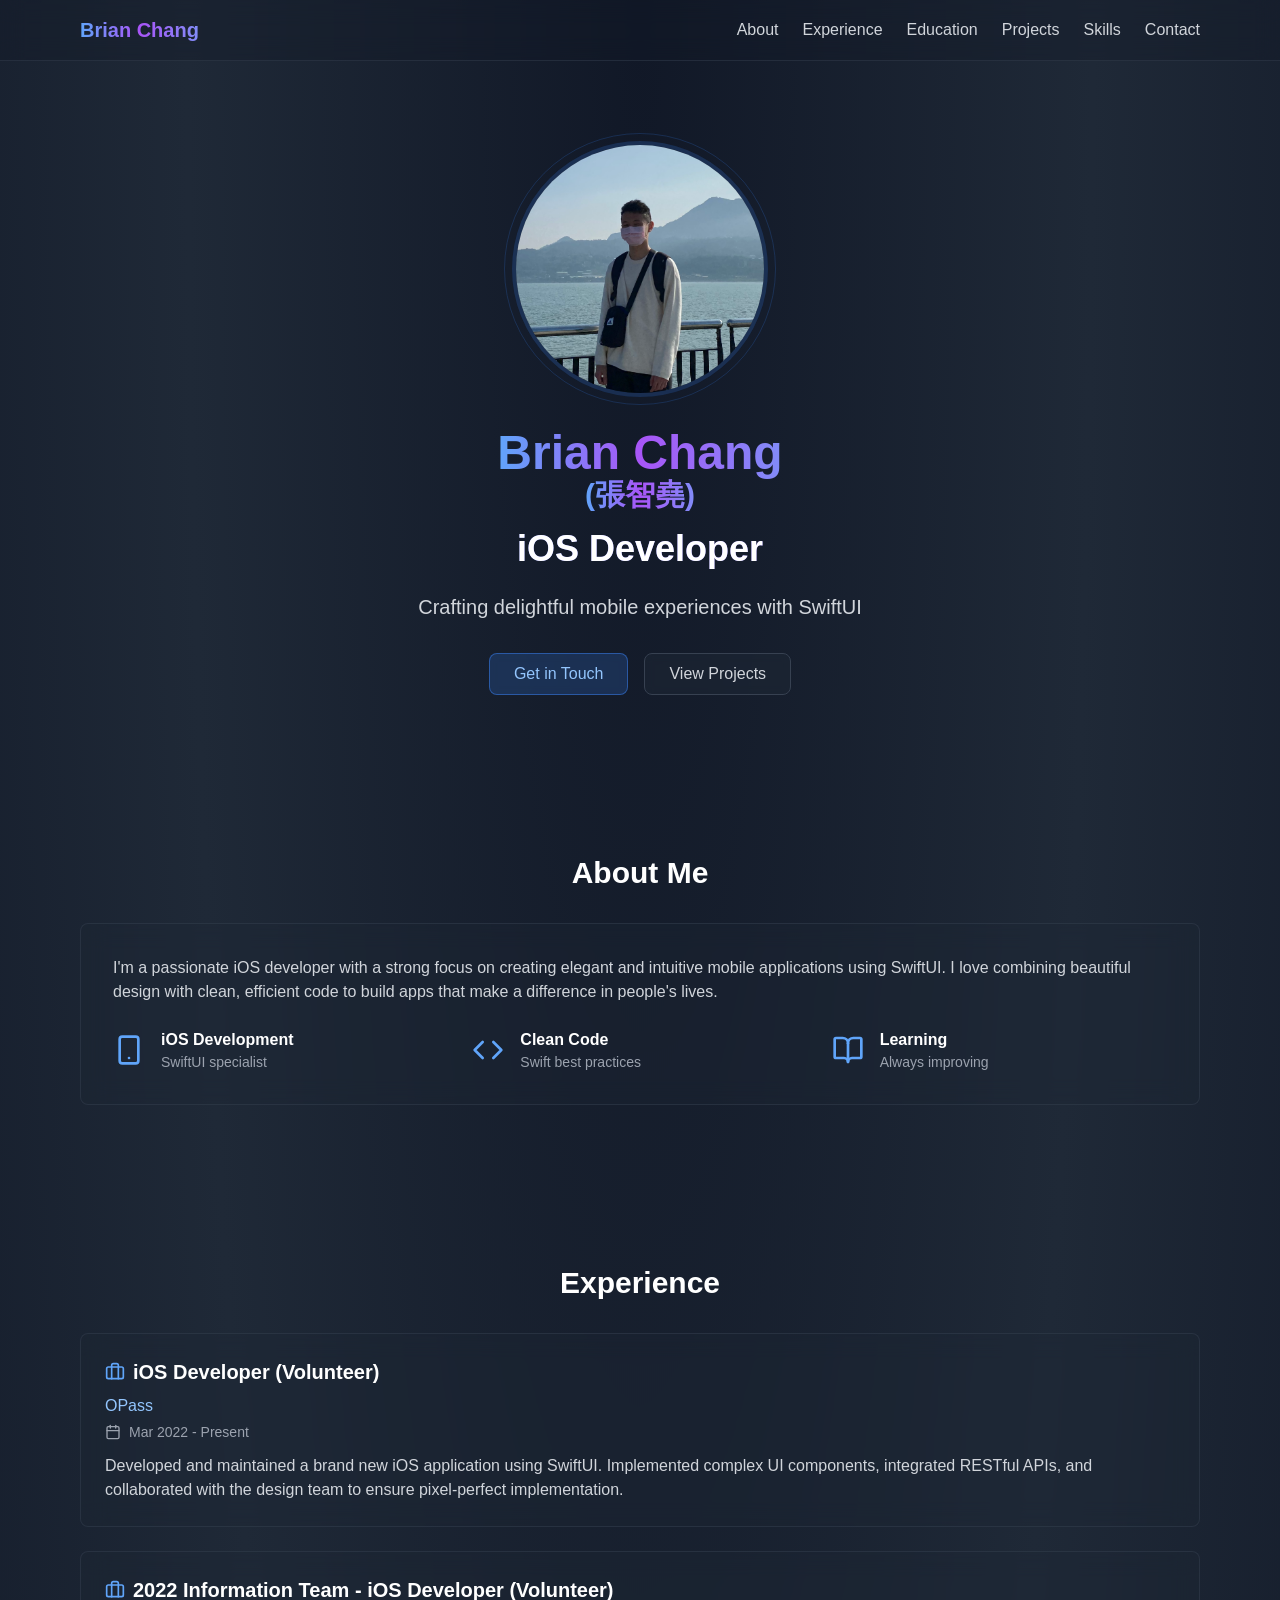
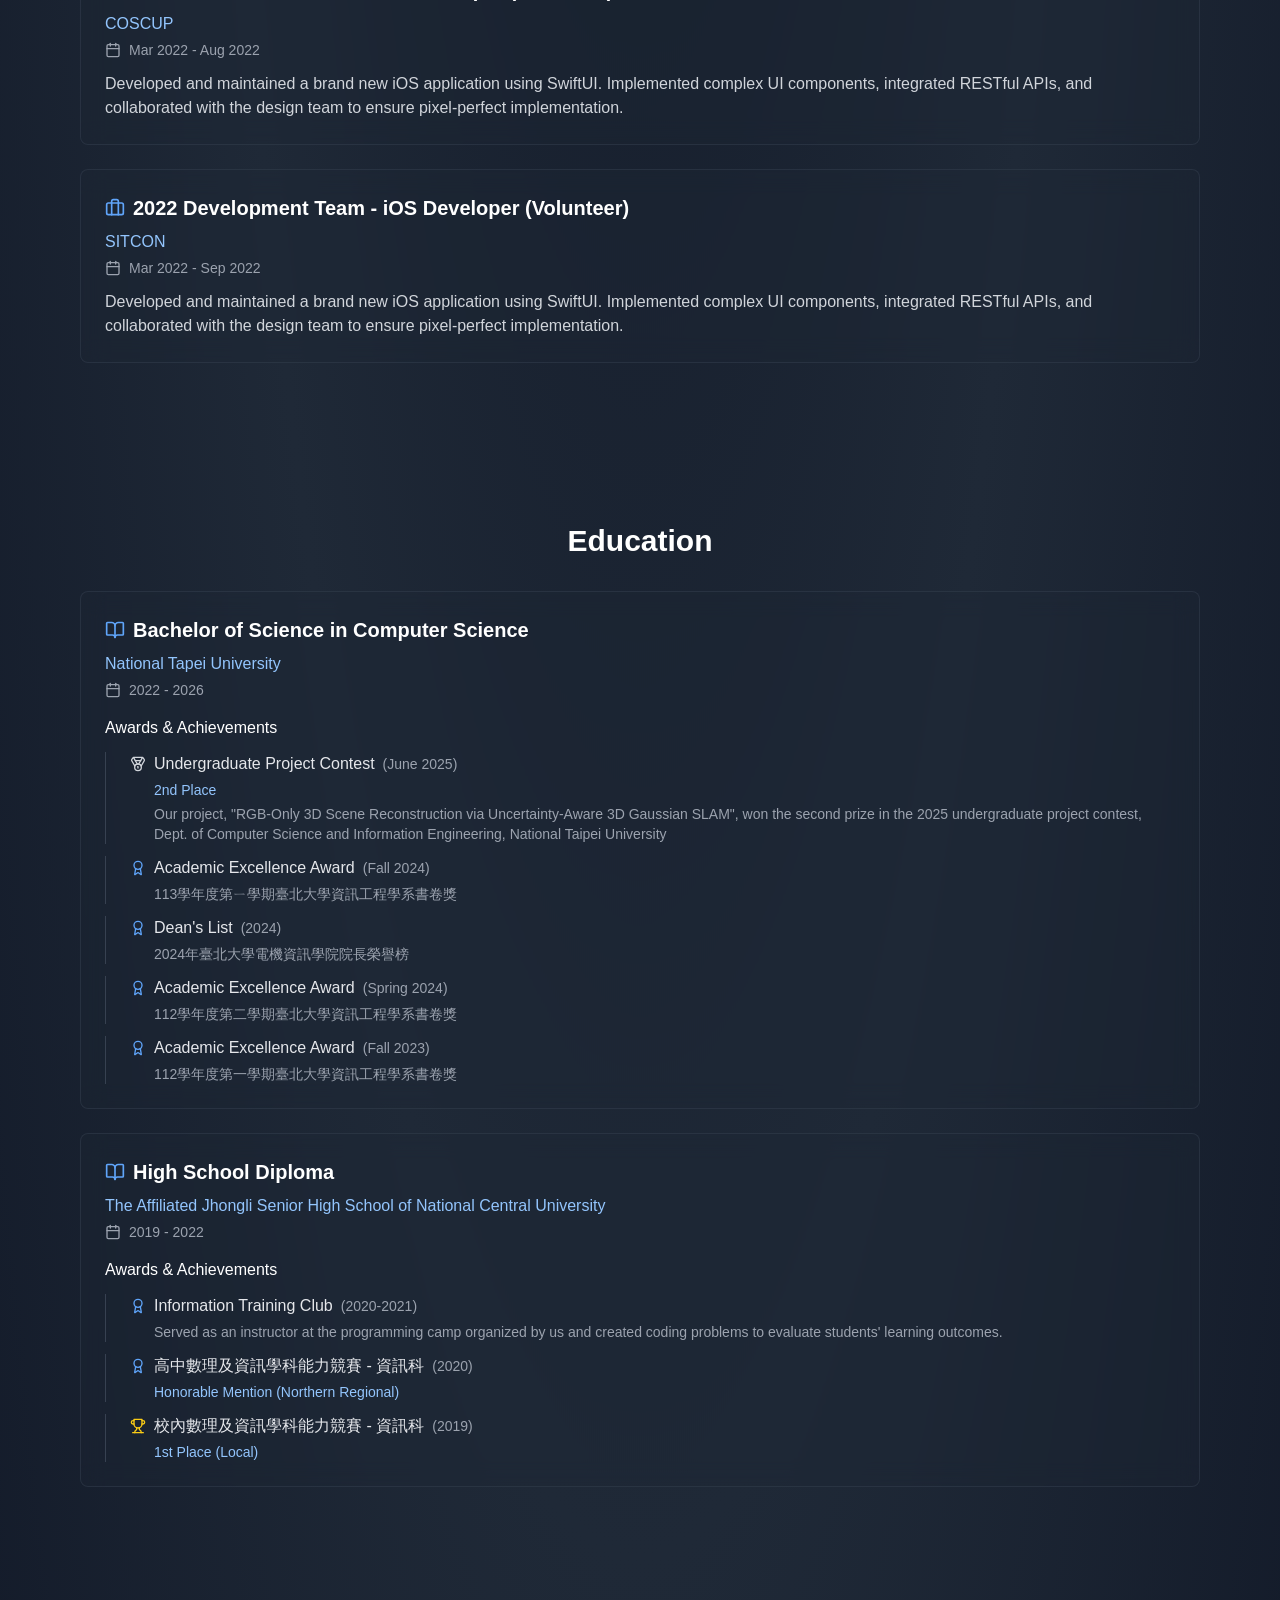
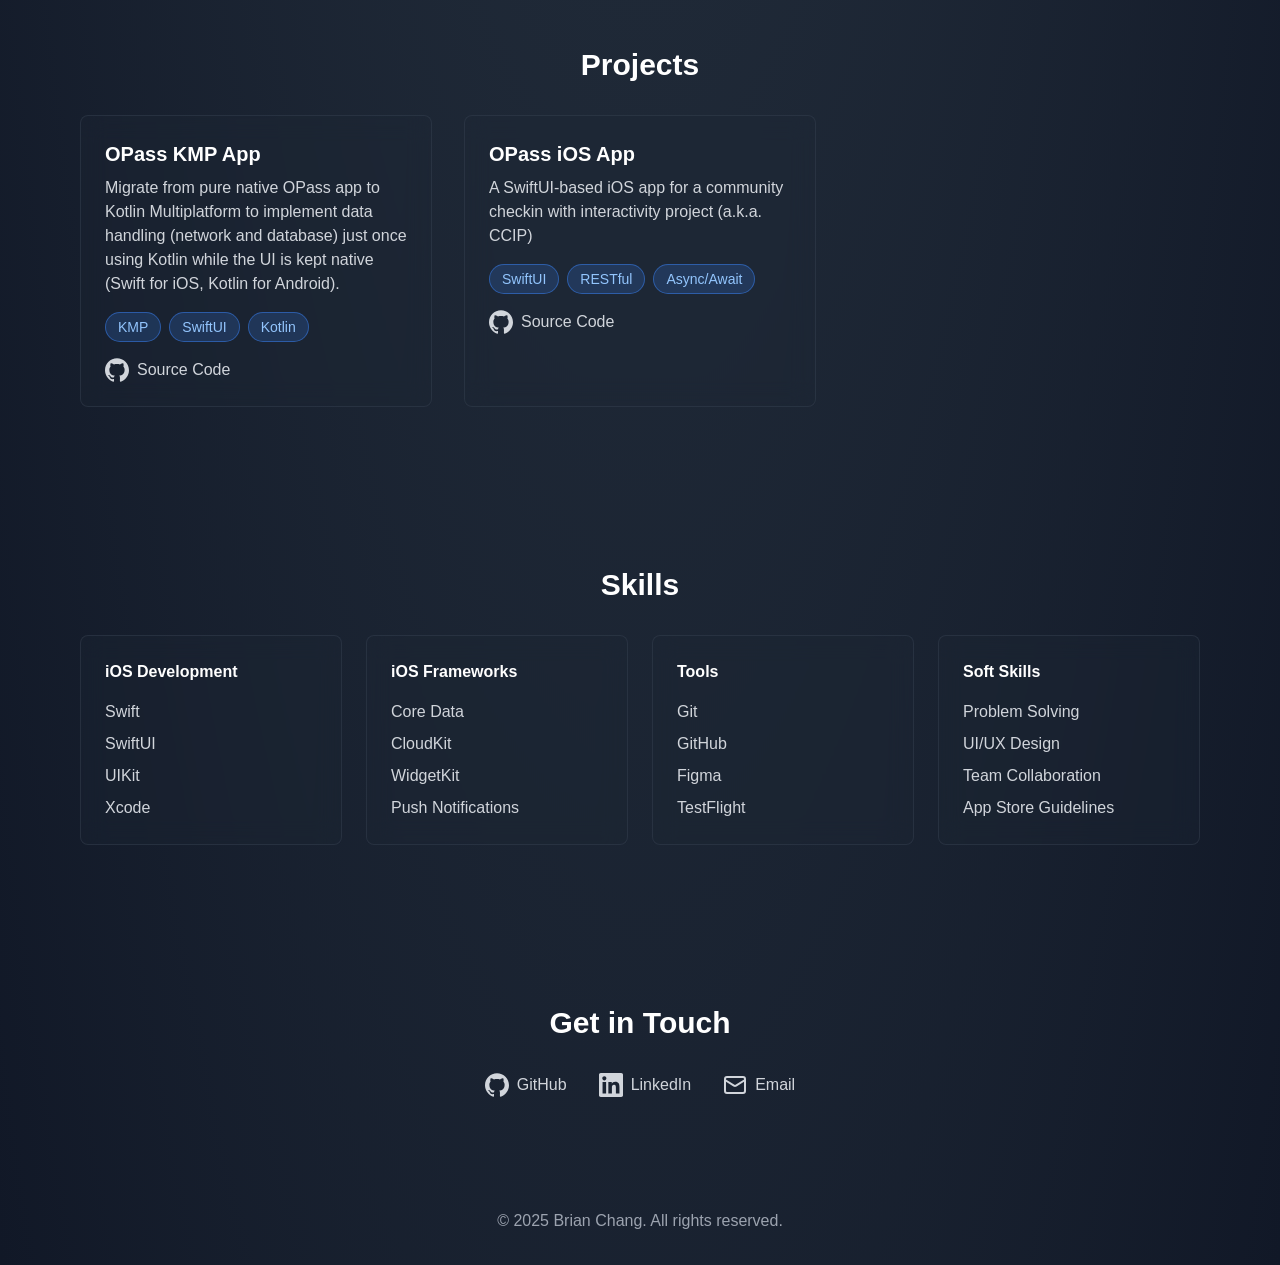
<file: index.html>
<!DOCTYPE html><html lang="en" class="h-full"><head><meta charSet="utf-8"/><meta name="viewport" content="width=device-width, initial-scale=1, viewport-fit=cover"/><link rel="preload" href="/_next/static/media/4473ecc91f70f139-s.p.woff" as="font" crossorigin="" type="font/woff"/><link rel="preload" href="/_next/static/media/463dafcda517f24f-s.p.woff" as="font" crossorigin="" type="font/woff"/><link rel="preload" as="image" href="profile.png"/><link rel="stylesheet" href="/_next/static/css/f844b1ec344af007.css" data-precedence="next"/><link rel="preload" as="script" fetchPriority="low" href="/_next/static/chunks/webpack-a05f68e3d168c82d.js"/><script src="/_next/static/chunks/4bd1b696-80bcaf75e1b4285e.js" async=""></script><script src="/_next/static/chunks/517-bda59e8caf92d192.js" async=""></script><script src="/_next/static/chunks/main-app-eb6872555b8a2aa9.js" async=""></script><script src="/_next/static/chunks/970-8f7458b9640cdda9.js" async=""></script><script src="/_next/static/chunks/app/page-919caa4e3e7bc572.js" async=""></script><meta name="next-size-adjust"/><title>Brian Chang</title><meta name="description" content="A website for Brain Chang&#x27;s portfolio"/><link rel="icon" href="/favicon.ico" type="image/x-icon" sizes="16x16"/><script src="/_next/static/chunks/polyfills-42372ed130431b0a.js" noModule=""></script></head><body class="__variable_1e4310 __variable_c3aa02 antialiased min-h-full"><main class="relative min-h-screen w-full bg-[radial-gradient(ellipse_at_top,_var(--tw-gradient-stops))] from-gray-900 via-gray-800 to-gray-900/90"><nav class="backdrop-blur-md bg-gray-900/30 sticky top-0 z-50 border-b border-gray-700/50"><div class="max-w-6xl mx-auto px-4 py-4"><div class="flex justify-between items-center"><h1 class="text-xl font-bold text-white"><span class="bg-gradient-to-r from-blue-400 via-purple-500 to-indigo-400 text-transparent bg-clip-text">Brian Chang</span></h1><div class="hidden md:flex space-x-6"><a href="#about" class="text-gray-300 hover:text-white transition-colors">About</a><a href="#experience" class="text-gray-300 hover:text-white transition-colors">Experience</a><a href="#education" class="text-gray-300 hover:text-white transition-colors">Education</a><a href="#projects" class="text-gray-300 hover:text-white transition-colors">Projects</a><a href="#skills" class="text-gray-300 hover:text-white transition-colors">Skills</a><a href="#contact" class="text-gray-300 hover:text-white transition-colors">Contact</a></div><button class="md:hidden text-gray-300 hover:text-white"><svg xmlns="http://www.w3.org/2000/svg" class="h-6 w-6" fill="none" viewBox="0 0 24 24" stroke="currentColor"><path stroke-linecap="round" stroke-linejoin="round" stroke-width="2" d="M4 6h16M4 12h16M4 18h16"></path></svg></button></div></div><div class="hidden md:hidden px-4 py-2"><div class="flex flex-col space-y-2"><a href="#about" class="text-gray-300 hover:text-white transition-colors">About</a><a href="#experience" class="text-gray-300 hover:text-white transition-colors">Experience</a><a href="#education" class="text-gray-300 hover:text-white transition-colors">Education</a><a href="#projects" class="text-gray-300 hover:text-white transition-colors">Projects</a><a href="#skills" class="text-gray-300 hover:text-white transition-colors">Skills</a><a href="#contact" class="text-gray-300 hover:text-white transition-colors">Contact</a></div></div></nav><section class="py-20"><div class="max-w-6xl mx-auto px-4"><div class="text-center"><div class="mb-8 flex justify-center"><div class="relative"><div class="w-64 h-64 rounded-full overflow-hidden border-4 border-blue-500/20 backdrop-blur-sm"><img alt="Brian Chang" width="256" height="256" decoding="async" data-nimg="1" class="w-full h-full object-cover" style="color:transparent" src="profile.png"/></div><div class="absolute -inset-2 rounded-full border border-blue-500/20 animate-pulse"></div></div></div><h1 class="text-5xl font-bold mb-0"><span class="bg-gradient-to-r from-blue-400 via-purple-500 to-indigo-400 text-transparent bg-clip-text">Brian Chang</span></h1><h1 class="text-3xl font-bold mb-4"><span class="bg-gradient-to-r from-blue-400 via-purple-500 to-indigo-400 text-transparent bg-clip-text">(張智堯)</span></h1><h2 class="text-4xl font-bold text-white mb-6 bg-clip-text text-transparent bg-gradient-to-r from-blue-400 to-purple-500">iOS Developer</h2><p class="text-xl text-gray-300 mb-8">Crafting delightful mobile experiences with SwiftUI</p><div class="flex justify-center space-x-4"><a href="#contact" class="bg-blue-500/20 backdrop-blur-sm text-blue-300 border border-blue-500/50 px-6 py-2 rounded-lg hover:bg-blue-500/30 transition-all">Get in Touch</a><a href="#projects" class="bg-gray-800/50 backdrop-blur-sm border border-gray-700 text-gray-300 px-6 py-2 rounded-lg hover:bg-gray-700/50 transition-all">View Projects</a></div></div></div></section><section id="about" class="py-20"><div class="max-w-6xl mx-auto px-4"><h2 class="text-3xl font-bold text-white mb-8 text-center">About Me</h2><div class="backdrop-blur-md bg-gray-800/30 p-8 rounded-lg border border-gray-700/50"><p class="text-gray-300 mb-6">I&#x27;m a passionate iOS developer with a strong focus on creating elegant and intuitive mobile applications using SwiftUI. I love combining beautiful design with clean, efficient code to build apps that make a difference in people&#x27;s lives.</p><div class="grid grid-cols-1 md:grid-cols-3 gap-6"><div class="flex items-center space-x-4"><svg xmlns="http://www.w3.org/2000/svg" width="24" height="24" viewBox="0 0 24 24" fill="none" stroke="currentColor" stroke-width="2" stroke-linecap="round" stroke-linejoin="round" class="lucide lucide-smartphone w-8 h-8 text-blue-400"><rect width="14" height="20" x="5" y="2" rx="2" ry="2"></rect><path d="M12 18h.01"></path></svg><div><h3 class="font-semibold text-white">iOS Development</h3><p class="text-sm text-gray-400">SwiftUI specialist</p></div></div><div class="flex items-center space-x-4"><svg xmlns="http://www.w3.org/2000/svg" width="24" height="24" viewBox="0 0 24 24" fill="none" stroke="currentColor" stroke-width="2" stroke-linecap="round" stroke-linejoin="round" class="lucide lucide-code w-8 h-8 text-blue-400"><polyline points="16 18 22 12 16 6"></polyline><polyline points="8 6 2 12 8 18"></polyline></svg><div><h3 class="font-semibold text-white">Clean Code</h3><p class="text-sm text-gray-400">Swift best practices</p></div></div><div class="flex items-center space-x-4"><svg xmlns="http://www.w3.org/2000/svg" width="24" height="24" viewBox="0 0 24 24" fill="none" stroke="currentColor" stroke-width="2" stroke-linecap="round" stroke-linejoin="round" class="lucide lucide-book-open w-8 h-8 text-blue-400"><path d="M12 7v14"></path><path d="M3 18a1 1 0 0 1-1-1V4a1 1 0 0 1 1-1h5a4 4 0 0 1 4 4 4 4 0 0 1 4-4h5a1 1 0 0 1 1 1v13a1 1 0 0 1-1 1h-6a3 3 0 0 0-3 3 3 3 0 0 0-3-3z"></path></svg><div><h3 class="font-semibold text-white">Learning</h3><p class="text-sm text-gray-400">Always improving</p></div></div></div></div></div></section><section id="experience" class="py-20"><div class="max-w-6xl mx-auto px-4"><h2 class="text-3xl font-bold text-white mb-8 text-center">Experience</h2><div class="space-y-6"><div class="backdrop-blur-md bg-gray-800/30 rounded-lg p-6 border border-gray-700/50"><div class="flex items-center space-x-2 mb-2"><svg xmlns="http://www.w3.org/2000/svg" width="24" height="24" viewBox="0 0 24 24" fill="none" stroke="currentColor" stroke-width="2" stroke-linecap="round" stroke-linejoin="round" class="lucide lucide-briefcase w-5 h-5 text-blue-400"><path d="M16 20V4a2 2 0 0 0-2-2h-4a2 2 0 0 0-2 2v16"></path><rect width="20" height="14" x="2" y="6" rx="2"></rect></svg><h3 class="text-xl font-semibold text-white">iOS Developer (Volunteer)</h3></div><p class="text-blue-300 mb-1">OPass</p><div class="flex items-center space-x-2 text-gray-400 mb-3"><svg xmlns="http://www.w3.org/2000/svg" width="24" height="24" viewBox="0 0 24 24" fill="none" stroke="currentColor" stroke-width="2" stroke-linecap="round" stroke-linejoin="round" class="lucide lucide-calendar w-4 h-4"><path d="M8 2v4"></path><path d="M16 2v4"></path><rect width="18" height="18" x="3" y="4" rx="2"></rect><path d="M3 10h18"></path></svg><span class="text-sm">Mar 2022 - Present</span></div><p class="text-gray-300">Developed and maintained a brand new iOS application using SwiftUI. Implemented complex UI components, integrated RESTful APIs, and collaborated with the design team to ensure pixel-perfect implementation.</p></div><div class="backdrop-blur-md bg-gray-800/30 rounded-lg p-6 border border-gray-700/50"><div class="flex items-center space-x-2 mb-2"><svg xmlns="http://www.w3.org/2000/svg" width="24" height="24" viewBox="0 0 24 24" fill="none" stroke="currentColor" stroke-width="2" stroke-linecap="round" stroke-linejoin="round" class="lucide lucide-briefcase w-5 h-5 text-blue-400"><path d="M16 20V4a2 2 0 0 0-2-2h-4a2 2 0 0 0-2 2v16"></path><rect width="20" height="14" x="2" y="6" rx="2"></rect></svg><h3 class="text-xl font-semibold text-white">2022 Information Team - iOS Developer (Volunteer)</h3></div><p class="text-blue-300 mb-1">COSCUP</p><div class="flex items-center space-x-2 text-gray-400 mb-3"><svg xmlns="http://www.w3.org/2000/svg" width="24" height="24" viewBox="0 0 24 24" fill="none" stroke="currentColor" stroke-width="2" stroke-linecap="round" stroke-linejoin="round" class="lucide lucide-calendar w-4 h-4"><path d="M8 2v4"></path><path d="M16 2v4"></path><rect width="18" height="18" x="3" y="4" rx="2"></rect><path d="M3 10h18"></path></svg><span class="text-sm">Mar 2022 - Aug 2022</span></div><p class="text-gray-300">Developed and maintained a brand new iOS application using SwiftUI. Implemented complex UI components, integrated RESTful APIs, and collaborated with the design team to ensure pixel-perfect implementation.</p></div><div class="backdrop-blur-md bg-gray-800/30 rounded-lg p-6 border border-gray-700/50"><div class="flex items-center space-x-2 mb-2"><svg xmlns="http://www.w3.org/2000/svg" width="24" height="24" viewBox="0 0 24 24" fill="none" stroke="currentColor" stroke-width="2" stroke-linecap="round" stroke-linejoin="round" class="lucide lucide-briefcase w-5 h-5 text-blue-400"><path d="M16 20V4a2 2 0 0 0-2-2h-4a2 2 0 0 0-2 2v16"></path><rect width="20" height="14" x="2" y="6" rx="2"></rect></svg><h3 class="text-xl font-semibold text-white">2022 Development Team - iOS Developer (Volunteer)</h3></div><p class="text-blue-300 mb-1">SITCON</p><div class="flex items-center space-x-2 text-gray-400 mb-3"><svg xmlns="http://www.w3.org/2000/svg" width="24" height="24" viewBox="0 0 24 24" fill="none" stroke="currentColor" stroke-width="2" stroke-linecap="round" stroke-linejoin="round" class="lucide lucide-calendar w-4 h-4"><path d="M8 2v4"></path><path d="M16 2v4"></path><rect width="18" height="18" x="3" y="4" rx="2"></rect><path d="M3 10h18"></path></svg><span class="text-sm">Mar 2022 - Sep 2022</span></div><p class="text-gray-300">Developed and maintained a brand new iOS application using SwiftUI. Implemented complex UI components, integrated RESTful APIs, and collaborated with the design team to ensure pixel-perfect implementation.</p></div></div></div></section><section id="education" class="py-20"><div class="max-w-6xl mx-auto px-4"><h2 class="text-3xl font-bold text-white mb-8 text-center">Education</h2><div class="space-y-6"><div class="backdrop-blur-md bg-gray-800/30 rounded-lg p-6 border border-gray-700/50"><div class="flex items-center space-x-2 mb-2"><svg xmlns="http://www.w3.org/2000/svg" width="24" height="24" viewBox="0 0 24 24" fill="none" stroke="currentColor" stroke-width="2" stroke-linecap="round" stroke-linejoin="round" class="lucide lucide-book-open w-5 h-5 text-blue-400"><path d="M12 7v14"></path><path d="M3 18a1 1 0 0 1-1-1V4a1 1 0 0 1 1-1h5a4 4 0 0 1 4 4 4 4 0 0 1 4-4h5a1 1 0 0 1 1 1v13a1 1 0 0 1-1 1h-6a3 3 0 0 0-3 3 3 3 0 0 0-3-3z"></path></svg><h3 class="text-xl font-semibold text-white">Bachelor of Science in Computer Science</h3></div><p class="text-blue-300 mb-1">National Tapei University</p><div class="flex items-center space-x-2 text-gray-400 mb-3"><svg xmlns="http://www.w3.org/2000/svg" width="24" height="24" viewBox="0 0 24 24" fill="none" stroke="currentColor" stroke-width="2" stroke-linecap="round" stroke-linejoin="round" class="lucide lucide-calendar w-4 h-4"><path d="M8 2v4"></path><path d="M16 2v4"></path><rect width="18" height="18" x="3" y="4" rx="2"></rect><path d="M3 10h18"></path></svg><span class="text-sm">2022 - 2026</span></div><div class="mt-4 space-y-3"><h4 class="text-white font-medium mb-3">Awards &amp; Achievements</h4><div class="flex items-start space-x-2 pl-6 border-l border-gray-700"><div class="flex-shrink-0 mt-1"><svg xmlns="http://www.w3.org/2000/svg" width="24" height="24" viewBox="0 0 24 24" fill="none" stroke="currentColor" stroke-width="2" stroke-linecap="round" stroke-linejoin="round" class="lucide lucide-medal w-4 h-4 text-gray-300"><path d="M7.21 15 2.66 7.14a2 2 0 0 1 .13-2.2L4.4 2.8A2 2 0 0 1 6 2h12a2 2 0 0 1 1.6.8l1.6 2.14a2 2 0 0 1 .14 2.2L16.79 15"></path><path d="M11 12 5.12 2.2"></path><path d="m13 12 5.88-9.8"></path><path d="M8 7h8"></path><circle cx="12" cy="17" r="5"></circle><path d="M12 18v-2h-.5"></path></svg></div><div class="flex-1"><div class="flex items-start justify-between"><div><span class="text-gray-200">Undergraduate Project Contest</span><span class="text-sm text-gray-400 ml-2">(<!-- -->June 2025<!-- -->)</span></div></div><p class="text-sm text-blue-300 mt-1">2nd Place</p><p class="text-sm text-gray-400 mt-1">Our project, &quot;RGB-Only 3D Scene Reconstruction via Uncertainty-Aware 3D Gaussian SLAM&quot;, won the second prize in the 2025 undergraduate project contest, Dept. of Computer Science and Information Engineering, National Taipei University</p></div></div><div class="flex items-start space-x-2 pl-6 border-l border-gray-700"><div class="flex-shrink-0 mt-1"><svg xmlns="http://www.w3.org/2000/svg" width="24" height="24" viewBox="0 0 24 24" fill="none" stroke="currentColor" stroke-width="2" stroke-linecap="round" stroke-linejoin="round" class="lucide lucide-award w-4 h-4 text-blue-400"><path d="m15.477 12.89 1.515 8.526a.5.5 0 0 1-.81.47l-3.58-2.687a1 1 0 0 0-1.197 0l-3.586 2.686a.5.5 0 0 1-.81-.469l1.514-8.526"></path><circle cx="12" cy="8" r="6"></circle></svg></div><div class="flex-1"><div class="flex items-start justify-between"><div><span class="text-gray-200">Academic Excellence Award</span><span class="text-sm text-gray-400 ml-2">(<!-- -->Fall 2024<!-- -->)</span></div></div><p class="text-sm text-gray-400 mt-1">113學年度第ㄧ學期臺北大學資訊工程學系書卷獎</p></div></div><div class="flex items-start space-x-2 pl-6 border-l border-gray-700"><div class="flex-shrink-0 mt-1"><svg xmlns="http://www.w3.org/2000/svg" width="24" height="24" viewBox="0 0 24 24" fill="none" stroke="currentColor" stroke-width="2" stroke-linecap="round" stroke-linejoin="round" class="lucide lucide-award w-4 h-4 text-blue-400"><path d="m15.477 12.89 1.515 8.526a.5.5 0 0 1-.81.47l-3.58-2.687a1 1 0 0 0-1.197 0l-3.586 2.686a.5.5 0 0 1-.81-.469l1.514-8.526"></path><circle cx="12" cy="8" r="6"></circle></svg></div><div class="flex-1"><div class="flex items-start justify-between"><div><span class="text-gray-200">Dean&#x27;s List</span><span class="text-sm text-gray-400 ml-2">(<!-- -->2024<!-- -->)</span></div></div><p class="text-sm text-gray-400 mt-1">2024年臺北大學電機資訊學院院長榮譽榜</p></div></div><div class="flex items-start space-x-2 pl-6 border-l border-gray-700"><div class="flex-shrink-0 mt-1"><svg xmlns="http://www.w3.org/2000/svg" width="24" height="24" viewBox="0 0 24 24" fill="none" stroke="currentColor" stroke-width="2" stroke-linecap="round" stroke-linejoin="round" class="lucide lucide-award w-4 h-4 text-blue-400"><path d="m15.477 12.89 1.515 8.526a.5.5 0 0 1-.81.47l-3.58-2.687a1 1 0 0 0-1.197 0l-3.586 2.686a.5.5 0 0 1-.81-.469l1.514-8.526"></path><circle cx="12" cy="8" r="6"></circle></svg></div><div class="flex-1"><div class="flex items-start justify-between"><div><span class="text-gray-200">Academic Excellence Award</span><span class="text-sm text-gray-400 ml-2">(<!-- -->Spring 2024<!-- -->)</span></div></div><p class="text-sm text-gray-400 mt-1">112學年度第二學期臺北大學資訊工程學系書卷獎</p></div></div><div class="flex items-start space-x-2 pl-6 border-l border-gray-700"><div class="flex-shrink-0 mt-1"><svg xmlns="http://www.w3.org/2000/svg" width="24" height="24" viewBox="0 0 24 24" fill="none" stroke="currentColor" stroke-width="2" stroke-linecap="round" stroke-linejoin="round" class="lucide lucide-award w-4 h-4 text-blue-400"><path d="m15.477 12.89 1.515 8.526a.5.5 0 0 1-.81.47l-3.58-2.687a1 1 0 0 0-1.197 0l-3.586 2.686a.5.5 0 0 1-.81-.469l1.514-8.526"></path><circle cx="12" cy="8" r="6"></circle></svg></div><div class="flex-1"><div class="flex items-start justify-between"><div><span class="text-gray-200">Academic Excellence Award</span><span class="text-sm text-gray-400 ml-2">(<!-- -->Fall 2023<!-- -->)</span></div></div><p class="text-sm text-gray-400 mt-1">112學年度第一學期臺北大學資訊工程學系書卷獎</p></div></div></div></div><div class="backdrop-blur-md bg-gray-800/30 rounded-lg p-6 border border-gray-700/50"><div class="flex items-center space-x-2 mb-2"><svg xmlns="http://www.w3.org/2000/svg" width="24" height="24" viewBox="0 0 24 24" fill="none" stroke="currentColor" stroke-width="2" stroke-linecap="round" stroke-linejoin="round" class="lucide lucide-book-open w-5 h-5 text-blue-400"><path d="M12 7v14"></path><path d="M3 18a1 1 0 0 1-1-1V4a1 1 0 0 1 1-1h5a4 4 0 0 1 4 4 4 4 0 0 1 4-4h5a1 1 0 0 1 1 1v13a1 1 0 0 1-1 1h-6a3 3 0 0 0-3 3 3 3 0 0 0-3-3z"></path></svg><h3 class="text-xl font-semibold text-white">High School Diploma</h3></div><p class="text-blue-300 mb-1">The Affiliated Jhongli Senior High School of National Central University</p><div class="flex items-center space-x-2 text-gray-400 mb-3"><svg xmlns="http://www.w3.org/2000/svg" width="24" height="24" viewBox="0 0 24 24" fill="none" stroke="currentColor" stroke-width="2" stroke-linecap="round" stroke-linejoin="round" class="lucide lucide-calendar w-4 h-4"><path d="M8 2v4"></path><path d="M16 2v4"></path><rect width="18" height="18" x="3" y="4" rx="2"></rect><path d="M3 10h18"></path></svg><span class="text-sm">2019 - 2022</span></div><div class="mt-4 space-y-3"><h4 class="text-white font-medium mb-3">Awards &amp; Achievements</h4><div class="flex items-start space-x-2 pl-6 border-l border-gray-700"><div class="flex-shrink-0 mt-1"><svg xmlns="http://www.w3.org/2000/svg" width="24" height="24" viewBox="0 0 24 24" fill="none" stroke="currentColor" stroke-width="2" stroke-linecap="round" stroke-linejoin="round" class="lucide lucide-award w-4 h-4 text-blue-400"><path d="m15.477 12.89 1.515 8.526a.5.5 0 0 1-.81.47l-3.58-2.687a1 1 0 0 0-1.197 0l-3.586 2.686a.5.5 0 0 1-.81-.469l1.514-8.526"></path><circle cx="12" cy="8" r="6"></circle></svg></div><div class="flex-1"><div class="flex items-start justify-between"><div><span class="text-gray-200">Information Training Club</span><span class="text-sm text-gray-400 ml-2">(<!-- -->2020-2021<!-- -->)</span></div></div><p class="text-sm text-gray-400 mt-1">Served as an instructor at the programming camp organized by us and created coding problems to evaluate students&#x27; learning outcomes.</p></div></div><div class="flex items-start space-x-2 pl-6 border-l border-gray-700"><div class="flex-shrink-0 mt-1"><svg xmlns="http://www.w3.org/2000/svg" width="24" height="24" viewBox="0 0 24 24" fill="none" stroke="currentColor" stroke-width="2" stroke-linecap="round" stroke-linejoin="round" class="lucide lucide-award w-4 h-4 text-blue-400"><path d="m15.477 12.89 1.515 8.526a.5.5 0 0 1-.81.47l-3.58-2.687a1 1 0 0 0-1.197 0l-3.586 2.686a.5.5 0 0 1-.81-.469l1.514-8.526"></path><circle cx="12" cy="8" r="6"></circle></svg></div><div class="flex-1"><div class="flex items-start justify-between"><div><span class="text-gray-200">高中數理及資訊學科能力競賽 - 資訊科</span><span class="text-sm text-gray-400 ml-2">(<!-- -->2020<!-- -->)</span></div></div><p class="text-sm text-blue-300 mt-1">Honorable Mention (Northern Regional)</p></div></div><div class="flex items-start space-x-2 pl-6 border-l border-gray-700"><div class="flex-shrink-0 mt-1"><svg xmlns="http://www.w3.org/2000/svg" width="24" height="24" viewBox="0 0 24 24" fill="none" stroke="currentColor" stroke-width="2" stroke-linecap="round" stroke-linejoin="round" class="lucide lucide-trophy w-4 h-4 text-yellow-400"><path d="M6 9H4.5a2.5 2.5 0 0 1 0-5H6"></path><path d="M18 9h1.5a2.5 2.5 0 0 0 0-5H18"></path><path d="M4 22h16"></path><path d="M10 14.66V17c0 .55-.47.98-.97 1.21C7.85 18.75 7 20.24 7 22"></path><path d="M14 14.66V17c0 .55.47.98.97 1.21C16.15 18.75 17 20.24 17 22"></path><path d="M18 2H6v7a6 6 0 0 0 12 0V2Z"></path></svg></div><div class="flex-1"><div class="flex items-start justify-between"><div><span class="text-gray-200">校內數理及資訊學科能力競賽 - 資訊科</span><span class="text-sm text-gray-400 ml-2">(<!-- -->2019<!-- -->)</span></div></div><p class="text-sm text-blue-300 mt-1">1st Place (Local)</p></div></div></div></div></div></div></section><section id="projects" class="py-20"><div class="max-w-6xl mx-auto px-4"><h2 class="text-3xl font-bold text-white mb-8 text-center">Projects</h2><div class="grid grid-cols-1 md:grid-cols-2 lg:grid-cols-3 gap-8"><div class="backdrop-blur-md bg-gray-800/30 rounded-lg p-6 border border-gray-700/50 hover:border-blue-500/50 transition-colors"><h3 class="text-xl font-semibold mb-2 text-white">OPass KMP App</h3><p class="text-gray-300 mb-4">Migrate from pure native OPass app to Kotlin Multiplatform to implement data handling (network and database) just once using Kotlin while the UI is kept native (Swift for iOS, Kotlin for Android).</p><div class="flex flex-wrap gap-2 mb-4"><span class="px-3 py-1 bg-blue-500/20 text-blue-300 rounded-full text-sm border border-blue-500/50">KMP</span><span class="px-3 py-1 bg-blue-500/20 text-blue-300 rounded-full text-sm border border-blue-500/50">SwiftUI</span><span class="px-3 py-1 bg-blue-500/20 text-blue-300 rounded-full text-sm border border-blue-500/50">Kotlin</span></div><div class="flex space-x-4"><a href="https://github.com/CCIP-App/CCIP-KMP" target="_blank" rel="noopener noreferrer" class="flex items-center space-x-2 text-gray-300 hover:text-white transition-colors"><svg viewBox="0 0 24 24" class="w-6 h-6" fill="currentColor"><path d="M12 .297c-6.63 0-12 5.373-12 12 0 5.303 3.438 9.8 8.205 11.385.6.113.82-.258.82-.577 0-.285-.01-1.04-.015-2.04-3.338.724-4.042-1.61-4.042-1.61C4.422 18.07 3.633 17.7 3.633 17.7c-1.087-.744.084-.729.084-.729 1.205.084 1.838 1.236 1.838 1.236 1.07 1.835 2.809 1.305 3.495.998.108-.776.417-1.305.76-1.605-2.665-.3-5.466-1.332-5.466-5.93 0-1.31.465-2.38 1.235-3.22-.135-.303-.54-1.523.105-3.176 0 0 1.005-.322 3.3 1.23.96-.267 1.98-.399 3-.405 1.02.006 2.04.138 3 .405 2.28-1.552 3.285-1.23 3.285-1.23.645 1.653.24 2.873.12 3.176.765.84 1.23 1.91 1.23 3.22 0 4.61-2.805 5.625-5.475 5.92.42.36.81 1.096.81 2.22 0 1.606-.015 2.896-.015 3.286 0 .315.21.69.825.57C20.565 22.092 24 17.592 24 12.297c0-6.627-5.373-12-12-12"></path></svg><span>Source Code</span></a></div></div><div class="backdrop-blur-md bg-gray-800/30 rounded-lg p-6 border border-gray-700/50 hover:border-blue-500/50 transition-colors"><h3 class="text-xl font-semibold mb-2 text-white">OPass iOS App</h3><p class="text-gray-300 mb-4">A SwiftUI-based iOS app for a community checkin with interactivity project (a.k.a. CCIP)</p><div class="flex flex-wrap gap-2 mb-4"><span class="px-3 py-1 bg-blue-500/20 text-blue-300 rounded-full text-sm border border-blue-500/50">SwiftUI</span><span class="px-3 py-1 bg-blue-500/20 text-blue-300 rounded-full text-sm border border-blue-500/50">RESTful</span><span class="px-3 py-1 bg-blue-500/20 text-blue-300 rounded-full text-sm border border-blue-500/50">Async/Await</span></div><div class="flex space-x-4"><a href="https://github.com/CCIP-App/CCIP-iOS" target="_blank" rel="noopener noreferrer" class="flex items-center space-x-2 text-gray-300 hover:text-white transition-colors"><svg viewBox="0 0 24 24" class="w-6 h-6" fill="currentColor"><path d="M12 .297c-6.63 0-12 5.373-12 12 0 5.303 3.438 9.8 8.205 11.385.6.113.82-.258.82-.577 0-.285-.01-1.04-.015-2.04-3.338.724-4.042-1.61-4.042-1.61C4.422 18.07 3.633 17.7 3.633 17.7c-1.087-.744.084-.729.084-.729 1.205.084 1.838 1.236 1.838 1.236 1.07 1.835 2.809 1.305 3.495.998.108-.776.417-1.305.76-1.605-2.665-.3-5.466-1.332-5.466-5.93 0-1.31.465-2.38 1.235-3.22-.135-.303-.54-1.523.105-3.176 0 0 1.005-.322 3.3 1.23.96-.267 1.98-.399 3-.405 1.02.006 2.04.138 3 .405 2.28-1.552 3.285-1.23 3.285-1.23.645 1.653.24 2.873.12 3.176.765.84 1.23 1.91 1.23 3.22 0 4.61-2.805 5.625-5.475 5.92.42.36.81 1.096.81 2.22 0 1.606-.015 2.896-.015 3.286 0 .315.21.69.825.57C20.565 22.092 24 17.592 24 12.297c0-6.627-5.373-12-12-12"></path></svg><span>Source Code</span></a></div></div></div></div></section><section id="skills" class="py-20"><div class="max-w-6xl mx-auto px-4"><h2 class="text-3xl font-bold text-white mb-8 text-center">Skills</h2><div class="grid grid-cols-2 md:grid-cols-4 gap-6"><div class="backdrop-blur-md bg-gray-800/30 p-6 rounded-lg border border-gray-700/50"><h3 class="font-semibold mb-4 text-white">iOS Development</h3><ul class="space-y-2 text-gray-300"><li>Swift</li><li>SwiftUI</li><li>UIKit</li><li>Xcode</li></ul></div><div class="backdrop-blur-md bg-gray-800/30 p-6 rounded-lg border border-gray-700/50"><h3 class="font-semibold mb-4 text-white">iOS Frameworks</h3><ul class="space-y-2 text-gray-300"><li>Core Data</li><li>CloudKit</li><li>WidgetKit</li><li>Push Notifications</li></ul></div><div class="backdrop-blur-md bg-gray-800/30 p-6 rounded-lg border border-gray-700/50"><h3 class="font-semibold mb-4 text-white">Tools</h3><ul class="space-y-2 text-gray-300"><li>Git</li><li>GitHub</li><li>Figma</li><li>TestFlight</li></ul></div><div class="backdrop-blur-md bg-gray-800/30 p-6 rounded-lg border border-gray-700/50"><h3 class="font-semibold mb-4 text-white">Soft Skills</h3><ul class="space-y-2 text-gray-300"><li>Problem Solving</li><li>UI/UX Design</li><li>Team Collaboration</li><li>App Store Guidelines</li></ul></div></div></div></section><section id="contact" class="py-20"><div class="max-w-6xl mx-auto px-4"><h2 class="text-3xl font-bold text-white mb-8 text-center">Get in Touch</h2><div class="flex justify-center space-x-8"><a href="https://github.com/viere1234" target="_blank" rel="noopener noreferrer" class="flex items-center space-x-2 text-gray-300 hover:text-white transition-colors"><svg viewBox="0 0 24 24" class="w-6 h-6" fill="currentColor"><path d="M12 .297c-6.63 0-12 5.373-12 12 0 5.303 3.438 9.8 8.205 11.385.6.113.82-.258.82-.577 0-.285-.01-1.04-.015-2.04-3.338.724-4.042-1.61-4.042-1.61C4.422 18.07 3.633 17.7 3.633 17.7c-1.087-.744.084-.729.084-.729 1.205.084 1.838 1.236 1.838 1.236 1.07 1.835 2.809 1.305 3.495.998.108-.776.417-1.305.76-1.605-2.665-.3-5.466-1.332-5.466-5.93 0-1.31.465-2.38 1.235-3.22-.135-.303-.54-1.523.105-3.176 0 0 1.005-.322 3.3 1.23.96-.267 1.98-.399 3-.405 1.02.006 2.04.138 3 .405 2.28-1.552 3.285-1.23 3.285-1.23.645 1.653.24 2.873.12 3.176.765.84 1.23 1.91 1.23 3.22 0 4.61-2.805 5.625-5.475 5.92.42.36.81 1.096.81 2.22 0 1.606-.015 2.896-.015 3.286 0 .315.21.69.825.57C20.565 22.092 24 17.592 24 12.297c0-6.627-5.373-12-12-12"></path></svg><span>GitHub</span></a><a href="https://linkedin.com/in/brian-chang-517965234" target="_blank" rel="noopener noreferrer" class="flex items-center space-x-2 text-gray-300 hover:text-white transition-colors"><svg viewBox="0 0 24 24" class="w-6 h-6" fill="currentColor"><path d="M20.447 20.452h-3.554v-5.569c0-1.328-.027-3.037-1.852-3.037-1.853 0-2.136 1.445-2.136 2.939v5.667H9.351V9h3.414v1.561h.046c.477-.9 1.637-1.85 3.37-1.85 3.601 0 4.267 2.37 4.267 5.455v6.286zM5.337 7.433c-1.144 0-2.063-.926-2.063-2.065 0-1.138.92-2.063 2.063-2.063 1.14 0 2.064.925 2.064 2.063 0 1.139-.925 2.065-2.064 2.065zm1.782 13.019H3.555V9h3.564v11.452zM22.225 0H1.771C.792 0 0 .774 0 1.729v20.542C0 23.227.792 24 1.771 24h20.451C23.2 24 24 23.227 24 22.271V1.729C24 .774 23.2 0 22.222 0h.003z"></path></svg><span>LinkedIn</span></a><a href="mailto:me@brianchang.tw" class="flex items-center space-x-2 text-gray-300 hover:text-white transition-colors"><svg xmlns="http://www.w3.org/2000/svg" width="24" height="24" viewBox="0 0 24 24" fill="none" stroke="currentColor" stroke-width="2" stroke-linecap="round" stroke-linejoin="round" class="lucide lucide-mail w-6 h-6"><rect width="20" height="16" x="2" y="4" rx="2"></rect><path d="m22 7-8.97 5.7a1.94 1.94 0 0 1-2.06 0L2 7"></path></svg><span>Email</span></a></div></div></section><footer class="py-8"><div class="max-w-6xl mx-auto px-4"><p class="text-center text-gray-400">© <!-- -->2025<!-- --> Brian Chang. All rights reserved.</p></div></footer></main><script src="/_next/static/chunks/webpack-a05f68e3d168c82d.js" async=""></script><script>(self.__next_f=self.__next_f||[]).push([0])</script><script>self.__next_f.push([1,"4:\"$Sreact.fragment\"\n5:I[5244,[],\"\"]\n6:I[3866,[],\"\"]\n7:I[7970,[\"970\",\"static/chunks/970-8f7458b9640cdda9.js\",\"974\",\"static/chunks/app/page-919caa4e3e7bc572.js\"],\"Image\"]\n8:I[6213,[],\"OutletBoundary\"]\na:I[6213,[],\"MetadataBoundary\"]\nc:I[6213,[],\"ViewportBoundary\"]\ne:I[4835,[],\"\"]\n1:HL[\"/_next/static/media/4473ecc91f70f139-s.p.woff\",\"font\",{\"crossOrigin\":\"\",\"type\":\"font/woff\"}]\n2:HL[\"/_next/static/media/463dafcda517f24f-s.p.woff\",\"font\",{\"crossOrigin\":\"\",\"type\":\"font/woff\"}]\n3:HL[\"/_next/static/css/f844b1ec344af007.css\",\"style\"]\n"])</script><script>self.__next_f.push([1,"0:{\"P\":null,\"b\":\"bkrokWkUit_zbZgF0OhEk\",\"p\":\"\",\"c\":[\"\",\"\"],\"i\":false,\"f\":[[[\"\",{\"children\":[\"__PAGE__\",{}]},\"$undefined\",\"$undefined\",true],[\"\",[\"$\",\"$4\",\"c\",{\"children\":[[[\"$\",\"link\",\"0\",{\"rel\":\"stylesheet\",\"href\":\"/_next/static/css/f844b1ec344af007.css\",\"precedence\":\"next\",\"crossOrigin\":\"$undefined\",\"nonce\":\"$undefined\"}]],[\"$\",\"html\",null,{\"lang\":\"en\",\"className\":\"h-full\",\"children\":[\"$\",\"body\",null,{\"className\":\"__variable_1e4310 __variable_c3aa02 antialiased min-h-full\",\"children\":[\"$\",\"main\",null,{\"className\":\"relative min-h-screen w-full bg-[radial-gradient(ellipse_at_top,_var(--tw-gradient-stops))] from-gray-900 via-gray-800 to-gray-900/90\",\"children\":[\"$\",\"$L5\",null,{\"parallelRouterKey\":\"children\",\"segmentPath\":[\"children\"],\"error\":\"$undefined\",\"errorStyles\":\"$undefined\",\"errorScripts\":\"$undefined\",\"template\":[\"$\",\"$L6\",null,{}],\"templateStyles\":\"$undefined\",\"templateScripts\":\"$undefined\",\"notFound\":[[\"$\",\"title\",null,{\"children\":\"404: This page could not be found.\"}],[\"$\",\"div\",null,{\"style\":{\"fontFamily\":\"system-ui,\\\"Segoe UI\\\",Roboto,Helvetica,Arial,sans-serif,\\\"Apple Color Emoji\\\",\\\"Segoe UI Emoji\\\"\",\"height\":\"100vh\",\"textAlign\":\"center\",\"display\":\"flex\",\"flexDirection\":\"column\",\"alignItems\":\"center\",\"justifyContent\":\"center\"},\"children\":[\"$\",\"div\",null,{\"children\":[[\"$\",\"style\",null,{\"dangerouslySetInnerHTML\":{\"__html\":\"body{color:#000;background:#fff;margin:0}.next-error-h1{border-right:1px solid rgba(0,0,0,.3)}@media (prefers-color-scheme:dark){body{color:#fff;background:#000}.next-error-h1{border-right:1px solid rgba(255,255,255,.3)}}\"}}],[\"$\",\"h1\",null,{\"className\":\"next-error-h1\",\"style\":{\"display\":\"inline-block\",\"margin\":\"0 20px 0 0\",\"padding\":\"0 23px 0 0\",\"fontSize\":24,\"fontWeight\":500,\"verticalAlign\":\"top\",\"lineHeight\":\"49px\"},\"children\":\"404\"}],[\"$\",\"div\",null,{\"style\":{\"display\":\"inline-block\"},\"children\":[\"$\",\"h2\",null,{\"style\":{\"fontSize\":14,\"fontWeight\":400,\"lineHeight\":\"49px\",\"margin\":0},\"children\":\"This page could not be found.\"}]}]]}]}]],\"notFoundStyles\":[]}]}]}]}]]}],{\"children\":[\"__PAGE__\",[\"$\",\"$4\",\"c\",{\"children\":[[[\"$\",\"nav\",null,{\"className\":\"backdrop-blur-md bg-gray-900/30 sticky top-0 z-50 border-b border-gray-700/50\",\"children\":[[\"$\",\"div\",null,{\"className\":\"max-w-6xl mx-auto px-4 py-4\",\"children\":[\"$\",\"div\",null,{\"className\":\"flex justify-between items-center\",\"children\":[[\"$\",\"h1\",null,{\"className\":\"text-xl font-bold text-white\",\"children\":[\"$\",\"span\",null,{\"className\":\"bg-gradient-to-r from-blue-400 via-purple-500 to-indigo-400 text-transparent bg-clip-text\",\"children\":\"Brian Chang\"}]}],[\"$\",\"div\",null,{\"className\":\"hidden md:flex space-x-6\",\"children\":[[\"$\",\"a\",null,{\"href\":\"#about\",\"className\":\"text-gray-300 hover:text-white transition-colors\",\"children\":\"About\"}],[\"$\",\"a\",null,{\"href\":\"#experience\",\"className\":\"text-gray-300 hover:text-white transition-colors\",\"children\":\"Experience\"}],[\"$\",\"a\",null,{\"href\":\"#education\",\"className\":\"text-gray-300 hover:text-white transition-colors\",\"children\":\"Education\"}],[\"$\",\"a\",null,{\"href\":\"#projects\",\"className\":\"text-gray-300 hover:text-white transition-colors\",\"children\":\"Projects\"}],[\"$\",\"a\",null,{\"href\":\"#skills\",\"className\":\"text-gray-300 hover:text-white transition-colors\",\"children\":\"Skills\"}],[\"$\",\"a\",null,{\"href\":\"#contact\",\"className\":\"text-gray-300 hover:text-white transition-colors\",\"children\":\"Contact\"}]]}],[\"$\",\"button\",null,{\"className\":\"md:hidden text-gray-300 hover:text-white\",\"children\":[\"$\",\"svg\",null,{\"xmlns\":\"http://www.w3.org/2000/svg\",\"className\":\"h-6 w-6\",\"fill\":\"none\",\"viewBox\":\"0 0 24 24\",\"stroke\":\"currentColor\",\"children\":[\"$\",\"path\",null,{\"strokeLinecap\":\"round\",\"strokeLinejoin\":\"round\",\"strokeWidth\":2,\"d\":\"M4 6h16M4 12h16M4 18h16\"}]}]}]]}]}],[\"$\",\"div\",null,{\"className\":\"hidden md:hidden px-4 py-2\",\"children\":[\"$\",\"div\",null,{\"className\":\"flex flex-col space-y-2\",\"children\":[[\"$\",\"a\",null,{\"href\":\"#about\",\"className\":\"text-gray-300 hover:text-white transition-colors\",\"children\":\"About\"}],[\"$\",\"a\",null,{\"href\":\"#experience\",\"className\":\"text-gray-300 hover:text-white transition-colors\",\"children\":\"Experience\"}],[\"$\",\"a\",null,{\"href\":\"#education\",\"className\":\"text-gray-300 hover:text-white transition-colors\",\"children\":\"Education\"}],[\"$\",\"a\",null,{\"href\":\"#projects\",\"className\":\"text-gray-300 hover:text-white transition-colors\",\"children\":\"Projects\"}],[\"$\",\"a\",null,{\"href\":\"#skills\",\"className\":\"text-gray-300 hover:text-white transition-colors\",\"children\":\"Skills\"}],[\"$\",\"a\",null,{\"href\":\"#contact\",\"className\":\"text-gray-300 hover:text-white transition-colors\",\"children\":\"Contact\"}]]}]}]]}],[\"$\",\"section\",null,{\"className\":\"py-20\",\"children\":[\"$\",\"div\",null,{\"className\":\"max-w-6xl mx-auto px-4\",\"children\":[\"$\",\"div\",null,{\"className\":\"text-center\",\"children\":[[\"$\",\"div\",null,{\"className\":\"mb-8 flex justify-center\",\"children\":[\"$\",\"div\",null,{\"className\":\"relative\",\"children\":[[\"$\",\"div\",null,{\"className\":\"w-64 h-64 rounded-full overflow-hidden border-4 border-blue-500/20 backdrop-blur-sm\",\"children\":[\"$\",\"$L7\",null,{\"src\":\"profile.png\",\"alt\":\"Brian Chang\",\"width\":256,\"height\":256,\"className\":\"w-full h-full object-cover\",\"priority\":true}]}],[\"$\",\"div\",null,{\"className\":\"absolute -inset-2 rounded-full border border-blue-500/20 animate-pulse\"}]]}]}],[\"$\",\"h1\",null,{\"className\":\"text-5xl font-bold mb-0\",\"children\":[\"$\",\"span\",null,{\"className\":\"bg-gradient-to-r from-blue-400 via-purple-500 to-indigo-400 text-transparent bg-clip-text\",\"children\":\"Brian Chang\"}]}],[\"$\",\"h1\",null,{\"className\":\"text-3xl font-bold mb-4\",\"children\":[\"$\",\"span\",null,{\"className\":\"bg-gradient-to-r from-blue-400 via-purple-500 to-indigo-400 text-transparent bg-clip-text\",\"children\":\"(張智堯)\"}]}],[\"$\",\"h2\",null,{\"className\":\"text-4xl font-bold text-white mb-6 bg-clip-text text-transparent bg-gradient-to-r from-blue-400 to-purple-500\",\"children\":\"iOS Developer\"}],[\"$\",\"p\",null,{\"className\":\"text-xl text-gray-300 mb-8\",\"children\":\"Crafting delightful mobile experiences with SwiftUI\"}],[\"$\",\"div\",null,{\"className\":\"flex justify-center space-x-4\",\"children\":[[\"$\",\"a\",null,{\"href\":\"#contact\",\"className\":\"bg-blue-500/20 backdrop-blur-sm text-blue-300 border border-blue-500/50 px-6 py-2 rounded-lg hover:bg-blue-500/30 transition-all\",\"children\":\"Get in Touch\"}],[\"$\",\"a\",null,{\"href\":\"#projects\",\"className\":\"bg-gray-800/50 backdrop-blur-sm border border-gray-700 text-gray-300 px-6 py-2 rounded-lg hover:bg-gray-700/50 transition-all\",\"children\":\"View Projects\"}]]}]]}]}]}],[\"$\",\"section\",null,{\"id\":\"about\",\"className\":\"py-20\",\"children\":[\"$\",\"div\",null,{\"className\":\"max-w-6xl mx-auto px-4\",\"children\":[[\"$\",\"h2\",null,{\"className\":\"text-3xl font-bold text-white mb-8 text-center\",\"children\":\"About Me\"}],[\"$\",\"div\",null,{\"className\":\"backdrop-blur-md bg-gray-800/30 p-8 rounded-lg border border-gray-700/50\",\"children\":[[\"$\",\"p\",null,{\"className\":\"text-gray-300 mb-6\",\"children\":\"I'm a passionate iOS developer with a strong focus on creating elegant and intuitive mobile applications using SwiftUI. I love combining beautiful design with clean, efficient code to build apps that make a difference in people's lives.\"}],[\"$\",\"div\",null,{\"className\":\"grid grid-cols-1 md:grid-cols-3 gap-6\",\"children\":[[\"$\",\"div\",null,{\"className\":\"flex items-center space-x-4\",\"children\":[[\"$\",\"svg\",null,{\"ref\":\"$undefined\",\"xmlns\":\"http://www.w3.org/2000/svg\",\"width\":24,\"height\":24,\"viewBox\":\"0 0 24 24\",\"fill\":\"none\",\"stroke\":\"currentColor\",\"strokeWidth\":2,\"strokeLinecap\":\"round\",\"strokeLinejoin\":\"round\",\"className\":\"lucide lucide-smartphone w-8 h-8 text-blue-400\",\"children\":[[\"$\",\"rect\",\"1yt0o3\",{\"width\":\"14\",\"height\":\"20\",\"x\":\"5\",\"y\":\"2\",\"rx\":\"2\",\"ry\":\"2\"}],[\"$\",\"path\",\"mhygvu\",{\"d\":\"M12 18h.01\"}],\"$undefined\"]}],[\"$\",\"div\",null,{\"children\":[[\"$\",\"h3\",null,{\"className\":\"font-semibold text-white\",\"children\":\"iOS Development\"}],[\"$\",\"p\",null,{\"className\":\"text-sm text-gray-400\",\"children\":\"SwiftUI specialist\"}]]}]]}],[\"$\",\"div\",null,{\"className\":\"flex items-center space-x-4\",\"children\":[[\"$\",\"svg\",null,{\"ref\":\"$undefined\",\"xmlns\":\"http://www.w3.org/2000/svg\",\"width\":24,\"height\":24,\"viewBox\":\"0 0 24 24\",\"fill\":\"none\",\"stroke\":\"currentColor\",\"strokeWidth\":2,\"strokeLinecap\":\"round\",\"strokeLinejoin\":\"round\",\"className\":\"lucide lucide-code w-8 h-8 text-blue-400\",\"children\":[[\"$\",\"polyline\",\"z7tu5w\",{\"points\":\"16 18 22 12 16 6\"}],[\"$\",\"polyline\",\"1eg1df\",{\"points\":\"8 6 2 12 8 18\"}],\"$undefined\"]}],[\"$\",\"div\",null,{\"children\":[[\"$\",\"h3\",null,{\"className\":\"font-semibold text-white\",\"children\":\"Clean Code\"}],[\"$\",\"p\",null,{\"className\":\"text-sm text-gray-400\",\"children\":\"Swift best practices\"}]]}]]}],[\"$\",\"div\",null,{\"className\":\"flex items-center space-x-4\",\"children\":[[\"$\",\"svg\",null,{\"ref\":\"$undefined\",\"xmlns\":\"http://www.w3.org/2000/svg\",\"width\":24,\"height\":24,\"viewBox\":\"0 0 24 24\",\"fill\":\"none\",\"stroke\":\"currentColor\",\"strokeWidth\":2,\"strokeLinecap\":\"round\",\"strokeLinejoin\":\"round\",\"className\":\"lucide lucide-book-open w-8 h-8 text-blue-400\",\"children\":[[\"$\",\"path\",\"1akyts\",{\"d\":\"M12 7v14\"}],[\"$\",\"path\",\"ruj8y\",{\"d\":\"M3 18a1 1 0 0 1-1-1V4a1 1 0 0 1 1-1h5a4 4 0 0 1 4 4 4 4 0 0 1 4-4h5a1 1 0 0 1 1 1v13a1 1 0 0 1-1 1h-6a3 3 0 0 0-3 3 3 3 0 0 0-3-3z\"}],\"$undefined\"]}],[\"$\",\"div\",null,{\"children\":[[\"$\",\"h3\",null,{\"className\":\"font-semibold text-white\",\"children\":\"Learning\"}],[\"$\",\"p\",null,{\"className\":\"text-sm text-gray-400\",\"children\":\"Always improving\"}]]}]]}]]}]]}]]}]}],[\"$\",\"section\",null,{\"id\":\"experience\",\"className\":\"py-20\",\"children\":[\"$\",\"div\",null,{\"className\":\"max-w-6xl mx-auto px-4\",\"children\":[[\"$\",\"h2\",null,{\"className\":\"text-3xl font-bold text-white mb-8 text-center\",\"children\":\"Experience\"}],[\"$\",\"div\",null,{\"className\":\"space-y-6\",\"children\":[[\"$\",\"div\",null,{\"className\":\"backdrop-blur-md bg-gray-800/30 rounded-lg p-6 border border-gray-700/50\",\"children\":[[\"$\",\"div\",null,{\"className\":\"flex items-center space-x-2 mb-2\",\"children\":[[\"$\",\"svg\",null,{\"ref\":\"$undefined\",\"xmlns\":\"http://www.w3.org/2000/svg\",\"width\":24,\"height\":24,\"viewBox\":\"0 0 24 24\",\"fill\":\"none\",\"stroke\":\"currentColor\",\"strokeWidth\":2,\"strokeLinecap\":\"round\",\"strokeLinejoin\":\"round\",\"className\":\"lucide lucide-briefcase w-5 h-5 text-blue-400\",\"children\":[[\"$\",\"path\",\"jecpp\",{\"d\":\"M16 20V4a2 2 0 0 0-2-2h-4a2 2 0 0 0-2 2v16\"}],[\"$\",\"rect\",\"i6l2r4\",{\"width\":\"20\",\"height\":\"14\",\"x\":\"2\",\"y\":\"6\",\"rx\":\"2\"}],\"$undefined\"]}],[\"$\",\"h3\",null,{\"className\":\"text-xl font-semibold text-white\",\"children\":\"iOS Developer (Volunteer)\"}]]}],[\"$\",\"p\",null,{\"className\":\"text-blue-300 mb-1\",\"children\":\"OPass\"}],[\"$\",\"div\",null,{\"className\":\"flex items-center space-x-2 text-gray-400 mb-3\",\"children\":[[\"$\",\"svg\",null,{\"ref\":\"$undefined\",\"xmlns\":\"http://www.w3.org/2000/svg\",\"width\":24,\"height\":24,\"viewBox\":\"0 0 24 24\",\"fill\":\"none\",\"stroke\":\"currentColor\",\"strokeWidth\":2,\"strokeLinecap\":\"round\",\"strokeLinejoin\":\"round\",\"className\":\"lucide lucide-calendar w-4 h-4\",\"children\":[[\"$\",\"path\",\"1cmpym\",{\"d\":\"M8 2v4\"}],[\"$\",\"path\",\"4m81vk\",{\"d\":\"M16 2v4\"}],[\"$\",\"rect\",\"1hopcy\",{\"width\":\"18\",\"height\":\"18\",\"x\":\"3\",\"y\":\"4\",\"rx\":\"2\"}],[\"$\",\"path\",\"8toen8\",{\"d\":\"M3 10h18\"}],\"$undefined\"]}],[\"$\",\"span\",null,{\"className\":\"text-sm\",\"children\":\"Mar 2022 - Present\"}]]}],[\"$\",\"p\",null,{\"className\":\"text-gray-300\",\"children\":\"Developed and maintained a brand new iOS application using SwiftUI. Implemented complex UI components, integrated RESTful APIs, and collaborated with the design team to ensure pixel-perfect implementation.\"}]]}],[\"$\",\"div\",null,{\"className\":\"backdrop-blur-md bg-gray-800/30 rounded-lg p-6 border border-gray-700/50\",\"children\":[[\"$\",\"div\",null,{\"className\":\"flex items-center space-x-2 mb-2\",\"children\":[[\"$\",\"svg\",null,{\"ref\":\"$undefined\",\"xmlns\":\"http://www.w3.org/2000/svg\",\"width\":24,\"height\":24,\"viewBox\":\"0 0 24 24\",\"fill\":\"none\",\"stroke\":\"currentColor\",\"strokeWidth\":2,\"strokeLinecap\":\"round\",\"strokeLinejoin\":\"round\",\"className\":\"lucide lucide-briefcase w-5 h-5 text-blue-400\",\"children\":[[\"$\",\"path\",\"jecpp\",{\"d\":\"M16 20V4a2 2 0 0 0-2-2h-4a2 2 0 0 0-2 2v16\"}],[\"$\",\"rect\",\"i6l2r4\",{\"width\":\"20\",\"height\":\"14\",\"x\":\"2\",\"y\":\"6\",\"rx\":\"2\"}],\"$undefined\"]}],[\"$\",\"h3\",null,{\"className\":\"text-xl font-semibold text-white\",\"children\":\"2022 Information Team - iOS Developer (Volunteer)\"}]]}],[\"$\",\"p\",null,{\"className\":\"text-blue-300 mb-1\",\"children\":\"COSCUP\"}],[\"$\",\"div\",null,{\"className\":\"flex items-center space-x-2 text-gray-400 mb-3\",\"children\":[[\"$\",\"svg\",null,{\"ref\":\"$undefined\",\"xmlns\":\"http://www.w3.org/2000/svg\",\"width\":24,\"height\":24,\"viewBox\":\"0 0 24 24\",\"fill\":\"none\",\"stroke\":\"currentColor\",\"strokeWidth\":2,\"strokeLinecap\":\"round\",\"strokeLinejoin\":\"round\",\"className\":\"lucide lucide-calendar w-4 h-4\",\"children\":[[\"$\",\"path\",\"1cmpym\",{\"d\":\"M8 2v4\"}],[\"$\",\"path\",\"4m81vk\",{\"d\":\"M16 2v4\"}],[\"$\",\"rect\",\"1hopcy\",{\"width\":\"18\",\"height\":\"18\",\"x\":\"3\",\"y\":\"4\",\"rx\":\"2\"}],[\"$\",\"path\",\"8toen8\",{\"d\":\"M3 10h18\"}],\"$undefined\"]}],[\"$\",\"span\",null,{\"className\":\"text-sm\",\"children\":\"Mar 2022 - Aug 2022\"}]]}],[\"$\",\"p\",null,{\"className\":\"text-gray-300\",\"children\":\"Developed and maintained a brand new iOS application using SwiftUI. Implemented complex UI components, integrated RESTful APIs, and collaborated with the design team to ensure pixel-perfect implementation.\"}]]}],[\"$\",\"div\",null,{\"className\":\"backdrop-blur-md bg-gray-800/30 rounded-lg p-6 border border-gray-700/50\",\"children\":[[\"$\",\"div\",null,{\"className\":\"flex items-center space-x-2 mb-2\",\"children\":[[\"$\",\"svg\",null,{\"ref\":\"$undefined\",\"xmlns\":\"http://www.w3.org/2000/svg\",\"width\":24,\"height\":24,\"viewBox\":\"0 0 24 24\",\"fill\":\"none\",\"stroke\":\"currentColor\",\"strokeWidth\":2,\"strokeLinecap\":\"round\",\"strokeLinejoin\":\"round\",\"className\":\"lucide lucide-briefcase w-5 h-5 text-blue-400\",\"children\":[[\"$\",\"path\",\"jecpp\",{\"d\":\"M16 20V4a2 2 0 0 0-2-2h-4a2 2 0 0 0-2 2v16\"}],[\"$\",\"rect\",\"i6l2r4\",{\"width\":\"20\",\"height\":\"14\",\"x\":\"2\",\"y\":\"6\",\"rx\":\"2\"}],\"$undefined\"]}],[\"$\",\"h3\",null,{\"className\":\"text-xl font-semibold text-white\",\"children\":\"2022 Development Team - iOS Developer (Volunteer)\"}]]}],[\"$\",\"p\",null,{\"className\":\"text-blue-300 mb-1\",\"children\":\"SITCON\"}],[\"$\",\"div\",null,{\"className\":\"flex items-center space-x-2 text-gray-400 mb-3\",\"children\":[[\"$\",\"svg\",null,{\"ref\":\"$undefined\",\"xmlns\":\"http://www.w3.org/2000/svg\",\"width\":24,\"height\":24,\"viewBox\":\"0 0 24 24\",\"fill\":\"none\",\"stroke\":\"currentColor\",\"strokeWidth\":2,\"strokeLinecap\":\"round\",\"strokeLinejoin\":\"round\",\"className\":\"lucide lucide-calendar w-4 h-4\",\"children\":[[\"$\",\"path\",\"1cmpym\",{\"d\":\"M8 2v4\"}],[\"$\",\"path\",\"4m81vk\",{\"d\":\"M16 2v4\"}],[\"$\",\"rect\",\"1hopcy\",{\"width\":\"18\",\"height\":\"18\",\"x\":\"3\",\"y\":\"4\",\"rx\":\"2\"}],[\"$\",\"path\",\"8toen8\",{\"d\":\"M3 10h18\"}],\"$undefined\"]}],[\"$\",\"span\",null,{\"className\":\"text-sm\",\"children\":\"Mar 2022 - Sep 2022\"}]]}],[\"$\",\"p\",null,{\"className\":\"text-gray-300\",\"children\":\"Developed and maintained a brand new iOS application using SwiftUI. Implemented complex UI components, integrated RESTful APIs, and collaborated with the design team to ensure pixel-perfect implementation.\"}]]}]]}]]}]}],[\"$\",\"section\",null,{\"id\":\"education\",\"className\":\"py-20\",\"children\":[\"$\",\"div\",null,{\"className\":\"max-w-6xl mx-auto px-4\",\"children\":[[\"$\",\"h2\",null,{\"className\":\"text-3xl font-bold text-white mb-8 text-center\",\"children\":\"Education\"}],[\"$\",\"div\",null,{\"className\":\"space-y-6\",\"children\":[[\"$\",\"div\",null,{\"className\":\"backdrop-blur-md bg-gray-800/30 rounded-lg p-6 border border-gray-700/50\",\"children\":[[\"$\",\"div\",null,{\"className\":\"flex items-center space-x-2 mb-2\",\"children\":[[\"$\",\"svg\",null,{\"ref\":\"$undefined\",\"xmlns\":\"http://www.w3.org/2000/svg\",\"width\":24,\"height\":24,\"viewBox\":\"0 0 24 24\",\"fill\":\"none\",\"stroke\":\"currentColor\",\"strokeWidth\":2,\"strokeLinecap\":\"round\",\"strokeLinejoin\":\"round\",\"className\":\"lucide lucide-book-open w-5 h-5 text-blue-400\",\"children\":[[\"$\",\"path\",\"1akyts\",{\"d\":\"M12 7v14\"}],[\"$\",\"path\",\"ruj8y\",{\"d\":\"M3 18a1 1 0 0 1-1-1V4a1 1 0 0 1 1-1h5a4 4 0 0 1 4 4 4 4 0 0 1 4-4h5a1 1 0 0 1 1 1v13a1 1 0 0 1-1 1h-6a3 3 0 0 0-3 3 3 3 0 0 0-3-3z\"}],\"$undefined\"]}],[\"$\",\"h3\",null,{\"className\":\"text-xl font-semibold text-white\",\"children\":\"Bachelor of Science in Computer Science\"}]]}],[\"$\",\"p\",null,{\"className\":\"text-blue-300 mb-1\",\"children\":\"National Tapei University\"}],[\"$\",\"div\",null,{\"className\":\"flex items-center space-x-2 text-gray-400 mb-3\",\"children\":[[\"$\",\"svg\",null,{\"ref\":\"$undefined\",\"xmlns\":\"http://www.w3.org/2000/svg\",\"width\":24,\"height\":24,\"viewBox\":\"0 0 24 24\",\"fill\":\"none\",\"stroke\":\"currentColor\",\"strokeWidth\":2,\"strokeLinecap\":\"round\",\"strokeLinejoin\":\"round\",\"className\":\"lucide lucide-calendar w-4 h-4\",\"children\":[[\"$\",\"path\",\"1cmpym\",{\"d\":\"M8 2v4\"}],[\"$\",\"path\",\"4m81vk\",{\"d\":\"M16 2v4\"}],[\"$\",\"rect\",\"1hopcy\",{\"width\":\"18\",\"height\":\"18\",\"x\":\"3\",\"y\":\"4\",\"rx\":\"2\"}],[\"$\",\"path\",\"8toen8\",{\"d\":\"M3 10h18\"}],\"$undefined\"]}],[\"$\",\"span\",null,{\"className\":\"text-sm\",\"children\":\"2022 - 2026\"}],\"$undefined\"]}],\"$undefined\",[\"$\",\"div\",null,{\"className\":\"mt-4 space-y-3\",\"children\":[[\"$\",\"h4\",null,{\"className\":\"text-white font-medium mb-3\",\"children\":\"Awards \u0026 Achievements\"}],[[\"$\",\"div\",\"0\",{\"className\":\"flex items-start space-x-2 pl-6 border-l border-gray-700\",\"children\":[[\"$\",\"div\",null,{\"className\":\"flex-shrink-0 mt-1\",\"children\":[\"$\",\"svg\",null,{\"ref\":\"$undefined\",\"xmlns\":\"http://www.w3.org/2000/svg\",\"width\":24,\"height\":24,\"viewBox\":\"0 0 24 24\",\"fill\":\"none\",\"stroke\":\"currentColor\",\"strokeWidth\":2,\"strokeLinecap\":\"round\",\"strokeLinejoin\":\"round\",\"className\":\"lucide lucide-medal w-4 h-4 text-gray-300\",\"children\":[[\"$\",\"path\",\"143lza\",{\"d\":\"M7.21 15 2.66 7.14a2 2 0 0 1 .13-2.2L4.4 2.8A2 2 0 0 1 6 2h12a2 2 0 0 1 1.6.8l1.6 2.14a2 2 0 0 1 .14 2.2L16.79 15\"}],[\"$\",\"path\",\"qhuxz6\",{\"d\":\"M11 12 5.12 2.2\"}],[\"$\",\"path\",\"hbye0f\",{\"d\":\"m13 12 5.88-9.8\"}],[\"$\",\"path\",\"i86dvs\",{\"d\":\"M8 7h8\"}],[\"$\",\"circle\",\"qbz8iq\",{\"cx\":\"12\",\"cy\":\"17\",\"r\":\"5\"}],[\"$\",\"path\",\"fawc4q\",{\"d\":\"M12 18v-2h-.5\"}],\"$undefined\"]}]}],[\"$\",\"div\",null,{\"className\":\"flex-1\",\"children\":[[\"$\",\"div\",null,{\"className\":\"flex items-start justify-between\",\"children\":[\"$\",\"div\",null,{\"children\":[[\"$\",\"span\",null,{\"className\":\"text-gray-200\",\"children\":\"Undergraduate Project Contest\"}],[\"$\",\"span\",null,{\"className\":\"text-sm text-gray-400 ml-2\",\"children\":[\"(\",\"June 2025\",\")\"]}]]}]}],[\"$\",\"p\",null,{\"className\":\"text-sm text-blue-300 mt-1\",\"children\":\"2nd Place\"}],[\"$\",\"p\",null,{\"className\":\"text-sm text-gray-400 mt-1\",\"children\":\"Our project, \\\"RGB-Only 3D Scene Reconstruction via Uncertainty-Aware 3D Gaussian SLAM\\\", won the second prize in the 2025 undergraduate project contest, Dept. of Computer Science and Information Engineering, National Taipei University\"}]]}]]}],[\"$\",\"div\",\"1\",{\"className\":\"flex items-start space-x-2 pl-6 border-l border-gray-700\",\"children\":[[\"$\",\"div\",null,{\"className\":\"flex-shrink-0 mt-1\",\"children\":[\"$\",\"svg\",null,{\"ref\":\"$undefined\",\"xmlns\":\"http://www.w3.org/2000/svg\",\"width\":24,\"height\":24,\"viewBox\":\"0 0 24 24\",\"fill\":\"none\",\"stroke\":\"currentColor\",\"strokeWidth\":2,\"strokeLinecap\":\"round\",\"strokeLinejoin\":\"round\",\"className\":\"lucide lucide-award w-4 h-4 text-blue-400\",\"children\":[[\"$\",\"path\",\"1yiouv\",{\"d\":\"m15.477 12.89 1.515 8.526a.5.5 0 0 1-.81.47l-3.58-2.687a1 1 0 0 0-1.197 0l-3.586 2.686a.5.5 0 0 1-.81-.469l1.514-8.526\"}],[\"$\",\"circle\",\"1vp47v\",{\"cx\":\"12\",\"cy\":\"8\",\"r\":\"6\"}],\"$undefined\"]}]}],[\"$\",\"div\",null,{\"className\":\"flex-1\",\"children\":[[\"$\",\"div\",null,{\"className\":\"flex items-start justify-between\",\"children\":[\"$\",\"div\",null,{\"children\":[[\"$\",\"span\",null,{\"className\":\"text-gray-200\",\"children\":\"Academic Excellence Award\"}],[\"$\",\"span\",null,{\"className\":\"text-sm text-gray-400 ml-2\",\"children\":[\"(\",\"Fall 2024\",\")\"]}]]}]}],false,[\"$\",\"p\",null,{\"className\":\"text-sm text-gray-400 mt-1\",\"children\":\"113學年度第ㄧ學期臺北大學資訊工程學系書卷獎\"}]]}]]}],[\"$\",\"div\",\"2\",{\"className\":\"flex items-start space-x-2 pl-6 border-l border-gray-700\",\"children\":[[\"$\",\"div\",null,{\"className\":\"flex-shrink-0 mt-1\",\"children\":[\"$\",\"svg\",null,{\"ref\":\"$undefined\",\"xmlns\":\"http://www.w3.org/2000/svg\",\"width\":24,\"height\":24,\"viewBox\":\"0 0 24 24\",\"fill\":\"none\",\"stroke\":\"currentColor\",\"strokeWidth\":2,\"strokeLinecap\":\"round\",\"strokeLinejoin\":\"round\",\"className\":\"lucide lucide-award w-4 h-4 text-blue-400\",\"children\":[[\"$\",\"path\",\"1yiouv\",{\"d\":\"m15.477 12.89 1.515 8.526a.5.5 0 0 1-.81.47l-3.58-2.687a1 1 0 0 0-1.197 0l-3.586 2.686a.5.5 0 0 1-.81-.469l1.514-8.526\"}],[\"$\",\"circle\",\"1vp47v\",{\"cx\":\"12\",\"cy\":\"8\",\"r\":\"6\"}],\"$undefined\"]}]}],[\"$\",\"div\",null,{\"className\":\"flex-1\",\"children\":[[\"$\",\"div\",null,{\"className\":\"flex items-start justify-between\",\"children\":[\"$\",\"div\",null,{\"children\":[[\"$\",\"span\",null,{\"className\":\"text-gray-200\",\"children\":\"Dean's List\"}],[\"$\",\"span\",null,{\"className\":\"text-sm text-gray-400 ml-2\",\"children\":[\"(\",\"2024\",\")\"]}]]}]}],false,[\"$\",\"p\",null,{\"className\":\"text-sm text-gray-400 mt-1\",\"children\":\"2024年臺北大學電機資訊學院院長榮譽榜\"}]]}]]}],[\"$\",\"div\",\"3\",{\"className\":\"flex items-start space-x-2 pl-6 border-l border-gray-700\",\"children\":[[\"$\",\"div\",null,{\"className\":\"flex-shrink-0 mt-1\",\"children\":[\"$\",\"svg\",null,{\"ref\":\"$undefined\",\"xmlns\":\"http://www.w3.org/2000/svg\",\"width\":24,\"height\":24,\"viewBox\":\"0 0 24 24\",\"fill\":\"none\",\"stroke\":\"currentColor\",\"strokeWidth\":2,\"strokeLinecap\":\"round\",\"strokeLinejoin\":\"round\",\"className\":\"lucide lucide-award w-4 h-4 text-blue-400\",\"children\":[[\"$\",\"path\",\"1yiouv\",{\"d\":\"m15.477 12.89 1.515 8.526a.5.5 0 0 1-.81.47l-3.58-2.687a1 1 0 0 0-1.197 0l-3.586 2.686a.5.5 0 0 1-.81-.469l1.514-8.526\"}],[\"$\",\"circle\",\"1vp47v\",{\"cx\":\"12\",\"cy\":\"8\",\"r\":\"6\"}],\"$undefined\"]}]}],[\"$\",\"div\",null,{\"className\":\"flex-1\",\"children\":[[\"$\",\"div\",null,{\"className\":\"flex items-start justify-between\",\"children\":[\"$\",\"div\",null,{\"children\":[[\"$\",\"span\",null,{\"className\":\"text-gray-200\",\"children\":\"Academic Excellence Award\"}],[\"$\",\"span\",null,{\"className\":\"text-sm text-gray-400 ml-2\",\"children\":[\"(\",\"Spring 2024\",\")\"]}]]}]}],false,[\"$\",\"p\",null,{\"className\":\"text-sm text-gray-400 mt-1\",\"children\":\"112學年度第二學期臺北大學資訊工程學系書卷獎\"}]]}]]}],[\"$\",\"div\",\"4\",{\"className\":\"flex items-start space-x-2 pl-6 border-l border-gray-700\",\"children\":[[\"$\",\"div\",null,{\"className\":\"flex-shrink-0 mt-1\",\"children\":[\"$\",\"svg\",null,{\"ref\":\"$undefined\",\"xmlns\":\"http://www.w3.org/2000/svg\",\"width\":24,\"height\":24,\"viewBox\":\"0 0 24 24\",\"fill\":\"none\",\"stroke\":\"currentColor\",\"strokeWidth\":2,\"strokeLinecap\":\"round\",\"strokeLinejoin\":\"round\",\"className\":\"lucide lucide-award w-4 h-4 text-blue-400\",\"children\":[[\"$\",\"path\",\"1yiouv\",{\"d\":\"m15.477 12.89 1.515 8.526a.5.5 0 0 1-.81.47l-3.58-2.687a1 1 0 0 0-1.197 0l-3.586 2.686a.5.5 0 0 1-.81-.469l1.514-8.526\"}],[\"$\",\"circle\",\"1vp47v\",{\"cx\":\"12\",\"cy\":\"8\",\"r\":\"6\"}],\"$undefined\"]}]}],[\"$\",\"div\",null,{\"className\":\"flex-1\",\"children\":[[\"$\",\"div\",null,{\"className\":\"flex items-start justify-between\",\"children\":[\"$\",\"div\",null,{\"children\":[[\"$\",\"span\",null,{\"className\":\"text-gray-200\",\"children\":\"Academic Excellence Award\"}],[\"$\",\"span\",null,{\"className\":\"text-sm text-gray-400 ml-2\",\"children\":[\"(\",\"Fall 2023\",\")\"]}]]}]}],false,[\"$\",\"p\",null,{\"className\":\"text-sm text-gray-400 mt-1\",\"children\":\"112學年度第一學期臺北大學資訊工程學系書卷獎\"}]]}]]}]]]}]]}],[\"$\",\"div\",null,{\"className\":\"backdrop-blur-md bg-gray-800/30 rounded-lg p-6 border border-gray-700/50\",\"children\":[[\"$\",\"div\",null,{\"className\":\"flex items-center space-x-2 mb-2\",\"children\":[[\"$\",\"svg\",null,{\"ref\":\"$undefined\",\"xmlns\":\"http://www.w3.org/2000/svg\",\"width\":24,\"height\":24,\"viewBox\":\"0 0 24 24\",\"fill\":\"none\",\"stroke\":\"currentColor\",\"strokeWidth\":2,\"strokeLinecap\":\"round\",\"strokeLinejoin\":\"round\",\"className\":\"lucide lucide-book-open w-5 h-5 text-blue-400\",\"children\":[[\"$\",\"path\",\"1akyts\",{\"d\":\"M12 7v14\"}],[\"$\",\"path\",\"ruj8y\",{\"d\":\"M3 18a1 1 0 0 1-1-1V4a1 1 0 0 1 1-1h5a4 4 0 0 1 4 4 4 4 0 0 1 4-4h5a1 1 0 0 1 1 1v13a1 1 0 0 1-1 1h-6a3 3 0 0 0-3 3 3 3 0 0 0-3-3z\"}],\"$undefined\"]}],[\"$\",\"h3\",null,{\"className\":\"text-xl font-semibold text-white\",\"children\":\"High School Diploma\"}]]}],[\"$\",\"p\",null,{\"className\":\"text-blue-300 mb-1\",\"children\":\"The Affiliated Jhongli Senior High School of National Central University\"}],[\"$\",\"div\",null,{\"className\":\"flex items-center space-x-2 text-gray-400 mb-3\",\"children\":[[\"$\",\"svg\",null,{\"ref\":\"$undefined\",\"xmlns\":\"http://www.w3.org/2000/svg\",\"width\":24,\"height\":24,\"viewBox\":\"0 0 24 24\",\"fill\":\"none\",\"stroke\":\"currentColor\",\"strokeWidth\":2,\"strokeLinecap\":\"round\",\"strokeLinejoin\":\"round\",\"className\":\"lucide lucide-calendar w-4 h-4\",\"children\":[[\"$\",\"path\",\"1cmpym\",{\"d\":\"M8 2v4\"}],[\"$\",\"path\",\"4m81vk\",{\"d\":\"M16 2v4\"}],[\"$\",\"rect\",\"1hopcy\",{\"width\":\"18\",\"height\":\"18\",\"x\":\"3\",\"y\":\"4\",\"rx\":\"2\"}],[\"$\",\"path\",\"8toen8\",{\"d\":\"M3 10h18\"}],\"$undefined\"]}],[\"$\",\"span\",null,{\"className\":\"text-sm\",\"children\":\"2019 - 2022\"}],\"$undefined\"]}],\"$undefined\",[\"$\",\"div\",null,{\"className\":\"mt-4 space-y-3\",\"children\":[[\"$\",\"h4\",null,{\"className\":\"text-white font-medium mb-3\",\"children\":\"Awards \u0026 Achievements\"}],[[\"$\",\"div\",\"0\",{\"className\":\"flex items-start space-x-2 pl-6 border-l border-gray-700\",\"children\":[[\"$\",\"div\",null,{\"className\":\"flex-shrink-0 mt-1\",\"children\":[\"$\",\"svg\",null,{\"ref\":\"$undefined\",\"xmlns\":\"http://www.w3.org/2000/svg\",\"width\":24,\"height\":24,\"viewBox\":\"0 0 24 24\",\"fill\":\"none\",\"stroke\":\"currentColor\",\"strokeWidth\":2,\"strokeLinecap\":\"round\",\"strokeLinejoin\":\"round\",\"className\":\"lucide lucide-award w-4 h-4 text-blue-400\",\"children\":[[\"$\",\"path\",\"1yiouv\",{\"d\":\"m15.477 12.89 1.515 8.526a.5.5 0 0 1-.81.47l-3.58-2.687a1 1 0 0 0-1.197 0l-3.586 2.686a.5.5 0 0 1-.81-.469l1.514-8.526\"}],[\"$\",\"circle\",\"1vp47v\",{\"cx\":\"12\",\"cy\":\"8\",\"r\":\"6\"}],\"$undefined\"]}]}],[\"$\",\"div\",null,{\"className\":\"flex-1\",\"children\":[[\"$\",\"div\",null,{\"className\":\"flex items-start justify-between\",\"children\":[\"$\",\"div\",null,{\"children\":[[\"$\",\"span\",null,{\"className\":\"text-gray-200\",\"children\":\"Information Training Club\"}],[\"$\",\"span\",null,{\"className\":\"text-sm text-gray-400 ml-2\",\"children\":[\"(\",\"2020-2021\",\")\"]}]]}]}],false,[\"$\",\"p\",null,{\"className\":\"text-sm text-gray-400 mt-1\",\"children\":\"Served as an instructor at the programming camp organized by us and created coding problems to evaluate students' learning outcomes.\"}]]}]]}],[\"$\",\"div\",\"1\",{\"className\":\"flex items-start space-x-2 pl-6 border-l border-gray-700\",\"children\":[[\"$\",\"div\",null,{\"className\":\"flex-shrink-0 mt-1\",\"children\":[\"$\",\"svg\",null,{\"ref\":\"$undefined\",\"xmlns\":\"http://www.w3.org/2000/svg\",\"width\":24,\"height\":24,\"viewBox\":\"0 0 24 24\",\"fill\":\"none\",\"stroke\":\"currentColor\",\"strokeWidth\":2,\"strokeLinecap\":\"round\",\"strokeLinejoin\":\"round\",\"className\":\"lucide lucide-award w-4 h-4 text-blue-400\",\"children\":[[\"$\",\"path\",\"1yiouv\",{\"d\":\"m15.477 12.89 1.515 8.526a.5.5 0 0 1-.81.47l-3.58-2.687a1 1 0 0 0-1.197 0l-3.586 2.686a.5.5 0 0 1-.81-.469l1.514-8.526\"}],[\"$\",\"circle\",\"1vp47v\",{\"cx\":\"12\",\"cy\":\"8\",\"r\":\"6\"}],\"$undefined\"]}]}],[\"$\",\"div\",null,{\"className\":\"flex-1\",\"children\":[[\"$\",\"div\",null,{\"className\":\"flex items-start justify-between\",\"children\":[\"$\",\"div\",null,{\"children\":[[\"$\",\"span\",null,{\"className\":\"text-gray-200\",\"children\":\"高中數理及資訊學科能力競賽 - 資訊科\"}],[\"$\",\"span\",null,{\"className\":\"text-sm text-gray-400 ml-2\",\"children\":[\"(\",\"2020\",\")\"]}]]}]}],[\"$\",\"p\",null,{\"className\":\"text-sm text-blue-300 mt-1\",\"children\":\"Honorable Mention (Northern Regional)\"}],\"$undefined\"]}]]}],[\"$\",\"div\",\"2\",{\"className\":\"flex items-start space-x-2 pl-6 border-l border-gray-700\",\"children\":[[\"$\",\"div\",null,{\"className\":\"flex-shrink-0 mt-1\",\"children\":[\"$\",\"svg\",null,{\"ref\":\"$undefined\",\"xmlns\":\"http://www.w3.org/2000/svg\",\"width\":24,\"height\":24,\"viewBox\":\"0 0 24 24\",\"fill\":\"none\",\"stroke\":\"currentColor\",\"strokeWidth\":2,\"strokeLinecap\":\"round\",\"strokeLinejoin\":\"round\",\"className\":\"lucide lucide-trophy w-4 h-4 text-yellow-400\",\"children\":[[\"$\",\"path\",\"17hqa7\",{\"d\":\"M6 9H4.5a2.5 2.5 0 0 1 0-5H6\"}],[\"$\",\"path\",\"lmptdp\",{\"d\":\"M18 9h1.5a2.5 2.5 0 0 0 0-5H18\"}],[\"$\",\"path\",\"57wxv0\",{\"d\":\"M4 22h16\"}],[\"$\",\"path\",\"1nw9bq\",{\"d\":\"M10 14.66V17c0 .55-.47.98-.97 1.21C7.85 18.75 7 20.24 7 22\"}],[\"$\",\"path\",\"1np0yb\",{\"d\":\"M14 14.66V17c0 .55.47.98.97 1.21C16.15 18.75 17 20.24 17 22\"}],[\"$\",\"path\",\"u46fv3\",{\"d\":\"M18 2H6v7a6 6 0 0 0 12 0V2Z\"}],\"$undefined\"]}]}],[\"$\",\"div\",null,{\"className\":\"flex-1\",\"children\":[[\"$\",\"div\",null,{\"className\":\"flex items-start justify-between\",\"children\":[\"$\",\"div\",null,{\"children\":[[\"$\",\"span\",null,{\"className\":\"text-gray-200\",\"children\":\"校內數理及資訊學科能力競賽 - 資訊科\"}],[\"$\",\"span\",null,{\"className\":\"text-sm text-gray-400 ml-2\",\"children\":[\"(\",\"2019\",\")\"]}]]}]}],[\"$\",\"p\",null,{\"className\":\"text-sm text-blue-300 mt-1\",\"children\":\"1st Place (Local)\"}],\"$undefined\"]}]]}]]]}]]}]]}]]}]}],[\"$\",\"section\",null,{\"id\":\"projects\",\"className\":\"py-20\",\"children\":[\"$\",\"div\",null,{\"className\":\"max-w-6xl mx-auto px-4\",\"children\":[[\"$\",\"h2\",null,{\"className\":\"text-3xl font-bold text-white mb-8 text-center\",\"children\":\"Projects\"}],[\"$\",\"div\",null,{\"className\":\"grid grid-cols-1 md:grid-cols-2 lg:grid-cols-3 gap-8\",\"children\":[[\"$\",\"div\",\"0\",{\"className\":\"backdrop-blur-md bg-gray-800/30 rounded-lg p-6 border border-gray-700/50 hover:border-blue-500/50 transition-colors\",\"children\":[\"$undefined\",[\"$\",\"h3\",null,{\"className\":\"text-xl font-semibold mb-2 text-white\",\"children\":\"OPass KMP App\"}],[\"$\",\"p\",null,{\"className\":\"text-gray-300 mb-4\",\"children\":\"Migrate from pure native OPass app to Kotlin Multiplatform to implement data handling (network and database) just once using Kotlin while the UI is kept native (Swift for iOS, Kotlin for Android).\"}],[\"$\",\"div\",null,{\"className\":\"flex flex-wrap gap-2 mb-4\",\"children\":[[\"$\",\"span\",\"0\",{\"className\":\"px-3 py-1 bg-blue-500/20 text-blue-300 rounded-full text-sm border border-blue-500/50\",\"children\":\"KMP\"}],[\"$\",\"span\",\"1\",{\"className\":\"px-3 py-1 bg-blue-500/20 text-blue-300 rounded-full text-sm border border-blue-500/50\",\"children\":\"SwiftUI\"}],[\"$\",\"span\",\"2\",{\"className\":\"px-3 py-1 bg-blue-500/20 text-blue-300 rounded-full text-sm border border-blue-500/50\",\"children\":\"Kotlin\"}]]}],[\"$\",\"div\",null,{\"className\":\"flex space-x-4\",\"children\":[[\"$\",\"a\",null,{\"href\":\"https://github.com/CCIP-App/CCIP-KMP\",\"target\":\"_blank\",\"rel\":\"noopener noreferrer\",\"className\":\"flex items-center space-x-2 text-gray-300 hover:text-white transition-colors\",\"children\":[[\"$\",\"svg\",null,{\"viewBox\":\"0 0 24 24\",\"className\":\"w-6 h-6\",\"fill\":\"currentColor\",\"children\":[\"$\",\"path\",null,{\"d\":\"M12 .297c-6.63 0-12 5.373-12 12 0 5.303 3.438 9.8 8.205 11.385.6.113.82-.258.82-.577 0-.285-.01-1.04-.015-2.04-3.338.724-4.042-1.61-4.042-1.61C4.422 18.07 3.633 17.7 3.633 17.7c-1.087-.744.084-.729.084-.729 1.205.084 1.838 1.236 1.838 1.236 1.07 1.835 2.809 1.305 3.495.998.108-.776.417-1.305.76-1.605-2.665-.3-5.466-1.332-5.466-5.93 0-1.31.465-2.38 1.235-3.22-.135-.303-.54-1.523.105-3.176 0 0 1.005-.322 3.3 1.23.96-.267 1.98-.399 3-.405 1.02.006 2.04.138 3 .405 2.28-1.552 3.285-1.23 3.285-1.23.645 1.653.24 2.873.12 3.176.765.84 1.23 1.91 1.23 3.22 0 4.61-2.805 5.625-5.475 5.92.42.36.81 1.096.81 2.22 0 1.606-.015 2.896-.015 3.286 0 .315.21.69.825.57C20.565 22.092 24 17.592 24 12.297c0-6.627-5.373-12-12-12\"}]}],[\"$\",\"span\",null,{\"children\":\"Source Code\"}]]}],\"$undefined\"]}]]}],[\"$\",\"div\",\"1\",{\"className\":\"backdrop-blur-md bg-gray-800/30 rounded-lg p-6 border border-gray-700/50 hover:border-blue-500/50 transition-colors\",\"children\":[\"$undefined\",[\"$\",\"h3\",null,{\"className\":\"text-xl font-semibold mb-2 text-white\",\"children\":\"OPass iOS App\"}],[\"$\",\"p\",null,{\"className\":\"text-gray-300 mb-4\",\"children\":\"A SwiftUI-based iOS app for a community checkin with interactivity project (a.k.a. CCIP)\"}],[\"$\",\"div\",null,{\"className\":\"flex flex-wrap gap-2 mb-4\",\"children\":[[\"$\",\"span\",\"0\",{\"className\":\"px-3 py-1 bg-blue-500/20 text-blue-300 rounded-full text-sm border border-blue-500/50\",\"children\":\"SwiftUI\"}],[\"$\",\"span\",\"1\",{\"className\":\"px-3 py-1 bg-blue-500/20 text-blue-300 rounded-full text-sm border border-blue-500/50\",\"children\":\"RESTful\"}],[\"$\",\"span\",\"2\",{\"className\":\"px-3 py-1 bg-blue-500/20 text-blue-300 rounded-full text-sm border border-blue-500/50\",\"children\":\"Async/Await\"}]]}],[\"$\",\"div\",null,{\"className\":\"flex space-x-4\",\"children\":[[\"$\",\"a\",null,{\"href\":\"https://github.com/CCIP-App/CCIP-iOS\",\"target\":\"_blank\",\"rel\":\"noopener noreferrer\",\"className\":\"flex items-center space-x-2 text-gray-300 hover:text-white transition-colors\",\"children\":[[\"$\",\"svg\",null,{\"viewBox\":\"0 0 24 24\",\"className\":\"w-6 h-6\",\"fill\":\"currentColor\",\"children\":[\"$\",\"path\",null,{\"d\":\"M12 .297c-6.63 0-12 5.373-12 12 0 5.303 3.438 9.8 8.205 11.385.6.113.82-.258.82-.577 0-.285-.01-1.04-.015-2.04-3.338.724-4.042-1.61-4.042-1.61C4.422 18.07 3.633 17.7 3.633 17.7c-1.087-.744.084-.729.084-.729 1.205.084 1.838 1.236 1.838 1.236 1.07 1.835 2.809 1.305 3.495.998.108-.776.417-1.305.76-1.605-2.665-.3-5.466-1.332-5.466-5.93 0-1.31.465-2.38 1.235-3.22-.135-.303-.54-1.523.105-3.176 0 0 1.005-.322 3.3 1.23.96-.267 1.98-.399 3-.405 1.02.006 2.04.138 3 .405 2.28-1.552 3.285-1.23 3.285-1.23.645 1.653.24 2.873.12 3.176.765.84 1.23 1.91 1.23 3.22 0 4.61-2.805 5.625-5.475 5.92.42.36.81 1.096.81 2.22 0 1.606-.015 2.896-.015 3.286 0 .315.21.69.825.57C20.565 22.092 24 17.592 24 12.297c0-6.627-5.373-12-12-12\"}]}],[\"$\",\"span\",null,{\"children\":\"Source Code\"}]]}],\"$undefined\"]}]]}]]}]]}]}],[\"$\",\"section\",null,{\"id\":\"skills\",\"className\":\"py-20\",\"children\":[\"$\",\"div\",null,{\"className\":\"max-w-6xl mx-auto px-4\",\"children\":[[\"$\",\"h2\",null,{\"className\":\"text-3xl font-bold text-white mb-8 text-center\",\"children\":\"Skills\"}],[\"$\",\"div\",null,{\"className\":\"grid grid-cols-2 md:grid-cols-4 gap-6\",\"children\":[[\"$\",\"div\",null,{\"className\":\"backdrop-blur-md bg-gray-800/30 p-6 rounded-lg border border-gray-700/50\",\"children\":[[\"$\",\"h3\",null,{\"className\":\"font-semibold mb-4 text-white\",\"children\":\"iOS Development\"}],[\"$\",\"ul\",null,{\"className\":\"space-y-2 text-gray-300\",\"children\":[[\"$\",\"li\",null,{\"children\":\"Swift\"}],[\"$\",\"li\",null,{\"children\":\"SwiftUI\"}],[\"$\",\"li\",null,{\"children\":\"UIKit\"}],[\"$\",\"li\",null,{\"children\":\"Xcode\"}]]}]]}],[\"$\",\"div\",null,{\"className\":\"backdrop-blur-md bg-gray-800/30 p-6 rounded-lg border border-gray-700/50\",\"children\":[[\"$\",\"h3\",null,{\"className\":\"font-semibold mb-4 text-white\",\"children\":\"iOS Frameworks\"}],[\"$\",\"ul\",null,{\"className\":\"space-y-2 text-gray-300\",\"children\":[[\"$\",\"li\",null,{\"children\":\"Core Data\"}],[\"$\",\"li\",null,{\"children\":\"CloudKit\"}],[\"$\",\"li\",null,{\"children\":\"WidgetKit\"}],[\"$\",\"li\",null,{\"children\":\"Push Notifications\"}]]}]]}],[\"$\",\"div\",null,{\"className\":\"backdrop-blur-md bg-gray-800/30 p-6 rounded-lg border border-gray-700/50\",\"children\":[[\"$\",\"h3\",null,{\"className\":\"font-semibold mb-4 text-white\",\"children\":\"Tools\"}],[\"$\",\"ul\",null,{\"className\":\"space-y-2 text-gray-300\",\"children\":[[\"$\",\"li\",null,{\"children\":\"Git\"}],[\"$\",\"li\",null,{\"children\":\"GitHub\"}],[\"$\",\"li\",null,{\"children\":\"Figma\"}],[\"$\",\"li\",null,{\"children\":\"TestFlight\"}]]}]]}],[\"$\",\"div\",null,{\"className\":\"backdrop-blur-md bg-gray-800/30 p-6 rounded-lg border border-gray-700/50\",\"children\":[[\"$\",\"h3\",null,{\"className\":\"font-semibold mb-4 text-white\",\"children\":\"Soft Skills\"}],[\"$\",\"ul\",null,{\"className\":\"space-y-2 text-gray-300\",\"children\":[[\"$\",\"li\",null,{\"children\":\"Problem Solving\"}],[\"$\",\"li\",null,{\"children\":\"UI/UX Design\"}],[\"$\",\"li\",null,{\"children\":\"Team Collaboration\"}],[\"$\",\"li\",null,{\"children\":\"App Store Guidelines\"}]]}]]}]]}]]}]}],[\"$\",\"section\",null,{\"id\":\"contact\",\"className\":\"py-20\",\"children\":[\"$\",\"div\",null,{\"className\":\"max-w-6xl mx-auto px-4\",\"children\":[[\"$\",\"h2\",null,{\"className\":\"text-3xl font-bold text-white mb-8 text-center\",\"children\":\"Get in Touch\"}],[\"$\",\"div\",null,{\"className\":\"flex justify-center space-x-8\",\"children\":[[\"$\",\"a\",null,{\"href\":\"https://github.com/viere1234\",\"target\":\"_blank\",\"rel\":\"noopener noreferrer\",\"className\":\"flex items-center space-x-2 text-gray-300 hover:text-white transition-colors\",\"children\":[[\"$\",\"svg\",null,{\"viewBox\":\"0 0 24 24\",\"className\":\"w-6 h-6\",\"fill\":\"currentColor\",\"children\":[\"$\",\"path\",null,{\"d\":\"M12 .297c-6.63 0-12 5.373-12 12 0 5.303 3.438 9.8 8.205 11.385.6.113.82-.258.82-.577 0-.285-.01-1.04-.015-2.04-3.338.724-4.042-1.61-4.042-1.61C4.422 18.07 3.633 17.7 3.633 17.7c-1.087-.744.084-.729.084-.729 1.205.084 1.838 1.236 1.838 1.236 1.07 1.835 2.809 1.305 3.495.998.108-.776.417-1.305.76-1.605-2.665-.3-5.466-1.332-5.466-5.93 0-1.31.465-2.38 1.235-3.22-.135-.303-.54-1.523.105-3.176 0 0 1.005-.322 3.3 1.23.96-.267 1.98-.399 3-.405 1.02.006 2.04.138 3 .405 2.28-1.552 3.285-1.23 3.285-1.23.645 1.653.24 2.873.12 3.176.765.84 1.23 1.91 1.23 3.22 0 4.61-2.805 5.625-5.475 5.92.42.36.81 1.096.81 2.22 0 1.606-.015 2.896-.015 3.286 0 .315.21.69.825.57C20.565 22.092 24 17.592 24 12.297c0-6.627-5.373-12-12-12\"}]}],[\"$\",\"span\",null,{\"children\":\"GitHub\"}]]}],[\"$\",\"a\",null,{\"href\":\"https://linkedin.com/in/brian-chang-517965234\",\"target\":\"_blank\",\"rel\":\"noopener noreferrer\",\"className\":\"flex items-center space-x-2 text-gray-300 hover:text-white transition-colors\",\"children\":[[\"$\",\"svg\",null,{\"viewBox\":\"0 0 24 24\",\"className\":\"w-6 h-6\",\"fill\":\"currentColor\",\"children\":[\"$\",\"path\",null,{\"d\":\"M20.447 20.452h-3.554v-5.569c0-1.328-.027-3.037-1.852-3.037-1.853 0-2.136 1.445-2.136 2.939v5.667H9.351V9h3.414v1.561h.046c.477-.9 1.637-1.85 3.37-1.85 3.601 0 4.267 2.37 4.267 5.455v6.286zM5.337 7.433c-1.144 0-2.063-.926-2.063-2.065 0-1.138.92-2.063 2.063-2.063 1.14 0 2.064.925 2.064 2.063 0 1.139-.925 2.065-2.064 2.065zm1.782 13.019H3.555V9h3.564v11.452zM22.225 0H1.771C.792 0 0 .774 0 1.729v20.542C0 23.227.792 24 1.771 24h20.451C23.2 24 24 23.227 24 22.271V1.729C24 .774 23.2 0 22.222 0h.003z\"}]}],[\"$\",\"span\",null,{\"children\":\"LinkedIn\"}]]}],[\"$\",\"a\",null,{\"href\":\"mailto:me@brianchang.tw\",\"className\":\"flex items-center space-x-2 text-gray-300 hover:text-white transition-colors\",\"children\":[[\"$\",\"svg\",null,{\"ref\":\"$undefined\",\"xmlns\":\"http://www.w3.org/2000/svg\",\"width\":24,\"height\":24,\"viewBox\":\"0 0 24 24\",\"fill\":\"none\",\"stroke\":\"currentColor\",\"strokeWidth\":2,\"strokeLinecap\":\"round\",\"strokeLinejoin\":\"round\",\"className\":\"lucide lucide-mail w-6 h-6\",\"children\":[[\"$\",\"rect\",\"18n3k1\",{\"width\":\"20\",\"height\":\"16\",\"x\":\"2\",\"y\":\"4\",\"rx\":\"2\"}],[\"$\",\"path\",\"1ocrg3\",{\"d\":\"m22 7-8.97 5.7a1.94 1.94 0 0 1-2.06 0L2 7\"}],\"$undefined\"]}],[\"$\",\"span\",null,{\"children\":\"Email\"}]]}]]}]]}]}],[\"$\",\"footer\",null,{\"className\":\"py-8\",\"children\":[\"$\",\"div\",null,{\"className\":\"max-w-6xl mx-auto px-4\",\"children\":[\"$\",\"p\",null,{\"className\":\"text-center text-gray-400\",\"children\":[\"© \",2025,\" Brian Chang. All rights reserved.\"]}]}]}]],null,[\"$\",\"$L8\",null,{\"children\":\"$L9\"}]]}],{},null]},null],[\"$\",\"$4\",\"h\",{\"children\":[null,[\"$\",\"$4\",\"i-72urbLSpSV86xEHTFPG\",{\"children\":[[\"$\",\"$La\",null,{\"children\":\"$Lb\"}],[\"$\",\"$Lc\",null,{\"children\":\"$Ld\"}],[\"$\",\"meta\",null,{\"name\":\"next-size-adjust\"}]]}]]}]]],\"m\":\"$undefined\",\"G\":[\"$e\",\"$undefined\"],\"s\":false,\"S\":true}\n"])</script><script>self.__next_f.push([1,"d:[[\"$\",\"meta\",\"0\",{\"name\":\"viewport\",\"content\":\"width=device-width, initial-scale=1, viewport-fit=cover\"}]]\nb:[[\"$\",\"meta\",\"0\",{\"charSet\":\"utf-8\"}],[\"$\",\"title\",\"1\",{\"children\":\"Brian Chang\"}],[\"$\",\"meta\",\"2\",{\"name\":\"description\",\"content\":\"A website for Brain Chang's portfolio\"}],[\"$\",\"link\",\"3\",{\"rel\":\"icon\",\"href\":\"/favicon.ico\",\"type\":\"image/x-icon\",\"sizes\":\"16x16\"}]]\n"])</script><script>self.__next_f.push([1,"9:null\n"])</script></body></html>
</file>
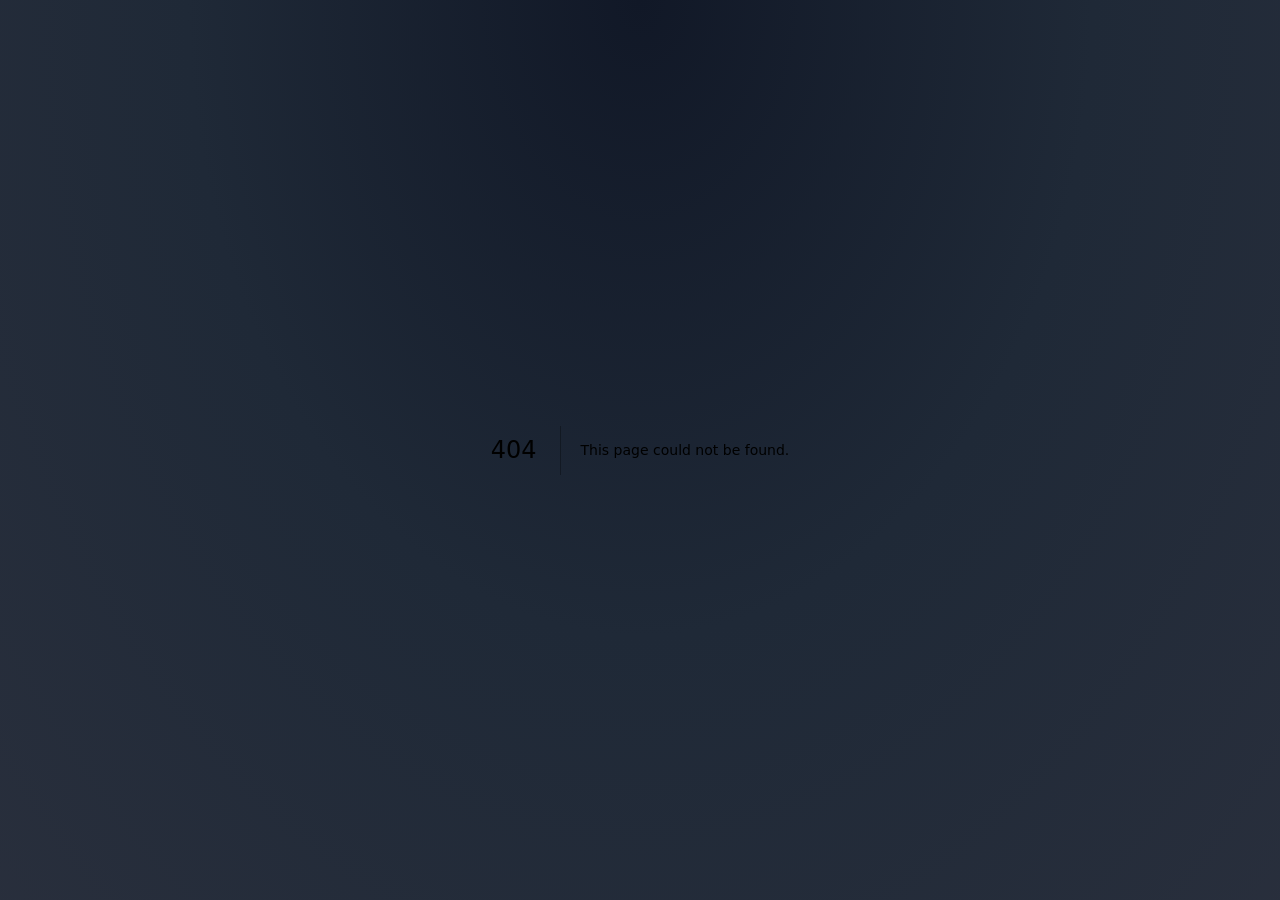
<file: 404/index.html>
<!DOCTYPE html><html lang="en" class="h-full"><head><meta charSet="utf-8"/><meta name="viewport" content="width=device-width, initial-scale=1, viewport-fit=cover"/><link rel="preload" href="/_next/static/media/4473ecc91f70f139-s.p.woff" as="font" crossorigin="" type="font/woff"/><link rel="preload" href="/_next/static/media/463dafcda517f24f-s.p.woff" as="font" crossorigin="" type="font/woff"/><link rel="stylesheet" href="/_next/static/css/f844b1ec344af007.css" data-precedence="next"/><link rel="preload" as="script" fetchPriority="low" href="/_next/static/chunks/webpack-a05f68e3d168c82d.js"/><script src="/_next/static/chunks/4bd1b696-80bcaf75e1b4285e.js" async=""></script><script src="/_next/static/chunks/517-bda59e8caf92d192.js" async=""></script><script src="/_next/static/chunks/main-app-eb6872555b8a2aa9.js" async=""></script><meta name="robots" content="noindex"/><meta name="next-size-adjust"/><title>404: This page could not be found.</title><title>Brian Chang</title><meta name="description" content="A website for Brain Chang&#x27;s portfolio"/><script src="/_next/static/chunks/polyfills-42372ed130431b0a.js" noModule=""></script></head><body class="__variable_1e4310 __variable_c3aa02 antialiased min-h-full"><main class="relative min-h-screen w-full bg-[radial-gradient(ellipse_at_top,_var(--tw-gradient-stops))] from-gray-900 via-gray-800 to-gray-900/90"><div style="font-family:system-ui,&quot;Segoe UI&quot;,Roboto,Helvetica,Arial,sans-serif,&quot;Apple Color Emoji&quot;,&quot;Segoe UI Emoji&quot;;height:100vh;text-align:center;display:flex;flex-direction:column;align-items:center;justify-content:center"><div><style>body{color:#000;background:#fff;margin:0}.next-error-h1{border-right:1px solid rgba(0,0,0,.3)}@media (prefers-color-scheme:dark){body{color:#fff;background:#000}.next-error-h1{border-right:1px solid rgba(255,255,255,.3)}}</style><h1 class="next-error-h1" style="display:inline-block;margin:0 20px 0 0;padding:0 23px 0 0;font-size:24px;font-weight:500;vertical-align:top;line-height:49px">404</h1><div style="display:inline-block"><h2 style="font-size:14px;font-weight:400;line-height:49px;margin:0">This page could not be found.</h2></div></div></div></main><script src="/_next/static/chunks/webpack-a05f68e3d168c82d.js" async=""></script><script>(self.__next_f=self.__next_f||[]).push([0])</script><script>self.__next_f.push([1,"4:\"$Sreact.fragment\"\n5:I[5244,[],\"\"]\n6:I[3866,[],\"\"]\n7:I[6213,[],\"OutletBoundary\"]\n9:I[6213,[],\"MetadataBoundary\"]\nb:I[6213,[],\"ViewportBoundary\"]\nd:I[4835,[],\"\"]\n1:HL[\"/_next/static/media/4473ecc91f70f139-s.p.woff\",\"font\",{\"crossOrigin\":\"\",\"type\":\"font/woff\"}]\n2:HL[\"/_next/static/media/463dafcda517f24f-s.p.woff\",\"font\",{\"crossOrigin\":\"\",\"type\":\"font/woff\"}]\n3:HL[\"/_next/static/css/f844b1ec344af007.css\",\"style\"]\n"])</script><script>self.__next_f.push([1,"0:{\"P\":null,\"b\":\"bkrokWkUit_zbZgF0OhEk\",\"p\":\"\",\"c\":[\"\",\"_not-found\",\"\"],\"i\":false,\"f\":[[[\"\",{\"children\":[\"/_not-found\",{\"children\":[\"__PAGE__\",{}]}]},\"$undefined\",\"$undefined\",true],[\"\",[\"$\",\"$4\",\"c\",{\"children\":[[[\"$\",\"link\",\"0\",{\"rel\":\"stylesheet\",\"href\":\"/_next/static/css/f844b1ec344af007.css\",\"precedence\":\"next\",\"crossOrigin\":\"$undefined\",\"nonce\":\"$undefined\"}]],[\"$\",\"html\",null,{\"lang\":\"en\",\"className\":\"h-full\",\"children\":[\"$\",\"body\",null,{\"className\":\"__variable_1e4310 __variable_c3aa02 antialiased min-h-full\",\"children\":[\"$\",\"main\",null,{\"className\":\"relative min-h-screen w-full bg-[radial-gradient(ellipse_at_top,_var(--tw-gradient-stops))] from-gray-900 via-gray-800 to-gray-900/90\",\"children\":[\"$\",\"$L5\",null,{\"parallelRouterKey\":\"children\",\"segmentPath\":[\"children\"],\"error\":\"$undefined\",\"errorStyles\":\"$undefined\",\"errorScripts\":\"$undefined\",\"template\":[\"$\",\"$L6\",null,{}],\"templateStyles\":\"$undefined\",\"templateScripts\":\"$undefined\",\"notFound\":[[\"$\",\"title\",null,{\"children\":\"404: This page could not be found.\"}],[\"$\",\"div\",null,{\"style\":{\"fontFamily\":\"system-ui,\\\"Segoe UI\\\",Roboto,Helvetica,Arial,sans-serif,\\\"Apple Color Emoji\\\",\\\"Segoe UI Emoji\\\"\",\"height\":\"100vh\",\"textAlign\":\"center\",\"display\":\"flex\",\"flexDirection\":\"column\",\"alignItems\":\"center\",\"justifyContent\":\"center\"},\"children\":[\"$\",\"div\",null,{\"children\":[[\"$\",\"style\",null,{\"dangerouslySetInnerHTML\":{\"__html\":\"body{color:#000;background:#fff;margin:0}.next-error-h1{border-right:1px solid rgba(0,0,0,.3)}@media (prefers-color-scheme:dark){body{color:#fff;background:#000}.next-error-h1{border-right:1px solid rgba(255,255,255,.3)}}\"}}],[\"$\",\"h1\",null,{\"className\":\"next-error-h1\",\"style\":{\"display\":\"inline-block\",\"margin\":\"0 20px 0 0\",\"padding\":\"0 23px 0 0\",\"fontSize\":24,\"fontWeight\":500,\"verticalAlign\":\"top\",\"lineHeight\":\"49px\"},\"children\":\"404\"}],[\"$\",\"div\",null,{\"style\":{\"display\":\"inline-block\"},\"children\":[\"$\",\"h2\",null,{\"style\":{\"fontSize\":14,\"fontWeight\":400,\"lineHeight\":\"49px\",\"margin\":0},\"children\":\"This page could not be found.\"}]}]]}]}]],\"notFoundStyles\":[]}]}]}]}]]}],{\"children\":[\"/_not-found\",[\"$\",\"$4\",\"c\",{\"children\":[null,[\"$\",\"$L5\",null,{\"parallelRouterKey\":\"children\",\"segmentPath\":[\"children\",\"/_not-found\",\"children\"],\"error\":\"$undefined\",\"errorStyles\":\"$undefined\",\"errorScripts\":\"$undefined\",\"template\":[\"$\",\"$L6\",null,{}],\"templateStyles\":\"$undefined\",\"templateScripts\":\"$undefined\",\"notFound\":\"$undefined\",\"notFoundStyles\":\"$undefined\"}]]}],{\"children\":[\"__PAGE__\",[\"$\",\"$4\",\"c\",{\"children\":[[[\"$\",\"title\",null,{\"children\":\"404: This page could not be found.\"}],[\"$\",\"div\",null,{\"style\":\"$0:f:0:1:1:props:children:1:props:children:props:children:props:children:props:notFound:1:props:style\",\"children\":[\"$\",\"div\",null,{\"children\":[[\"$\",\"style\",null,{\"dangerouslySetInnerHTML\":{\"__html\":\"body{color:#000;background:#fff;margin:0}.next-error-h1{border-right:1px solid rgba(0,0,0,.3)}@media (prefers-color-scheme:dark){body{color:#fff;background:#000}.next-error-h1{border-right:1px solid rgba(255,255,255,.3)}}\"}}],[\"$\",\"h1\",null,{\"className\":\"next-error-h1\",\"style\":\"$0:f:0:1:1:props:children:1:props:children:props:children:props:children:props:notFound:1:props:children:props:children:1:props:style\",\"children\":\"404\"}],[\"$\",\"div\",null,{\"style\":\"$0:f:0:1:1:props:children:1:props:children:props:children:props:children:props:notFound:1:props:children:props:children:2:props:style\",\"children\":[\"$\",\"h2\",null,{\"style\":\"$0:f:0:1:1:props:children:1:props:children:props:children:props:children:props:notFound:1:props:children:props:children:2:props:children:props:style\",\"children\":\"This page could not be found.\"}]}]]}]}]],null,[\"$\",\"$L7\",null,{\"children\":\"$L8\"}]]}],{},null]},null]},null],[\"$\",\"$4\",\"h\",{\"children\":[[\"$\",\"meta\",null,{\"name\":\"robots\",\"content\":\"noindex\"}],[\"$\",\"$4\",\"J612O1eSStrnHdLosiv2S\",{\"children\":[[\"$\",\"$L9\",null,{\"children\":\"$La\"}],[\"$\",\"$Lb\",null,{\"children\":\"$Lc\"}],[\"$\",\"meta\",null,{\"name\":\"next-size-adjust\"}]]}]]}]]],\"m\":\"$undefined\",\"G\":[\"$d\",\"$undefined\"],\"s\":false,\"S\":true}\n"])</script><script>self.__next_f.push([1,"c:[[\"$\",\"meta\",\"0\",{\"name\":\"viewport\",\"content\":\"width=device-width, initial-scale=1, viewport-fit=cover\"}]]\na:[[\"$\",\"meta\",\"0\",{\"charSet\":\"utf-8\"}],[\"$\",\"title\",\"1\",{\"children\":\"Brian Chang\"}],[\"$\",\"meta\",\"2\",{\"name\":\"description\",\"content\":\"A website for Brain Chang's portfolio\"}]]\n"])</script><script>self.__next_f.push([1,"8:null\n"])</script></body></html>
</file>
<file: _next/static/css/f844b1ec344af007.css>
@font-face{font-family:geistSans;src:url(/_next/static/media/4473ecc91f70f139-s.p.woff) format("woff");font-display:swap;font-weight:100 900}@font-face{font-family:geistSans Fallback;src:local("Arial");ascent-override:85.83%;descent-override:20.52%;line-gap-override:9.33%;size-adjust:107.19%}.__className_1e4310{font-family:geistSans,geistSans Fallback}.__variable_1e4310{--font-geist-sans:"geistSans","geistSans Fallback"}@font-face{font-family:geistMono;src:url(/_next/static/media/463dafcda517f24f-s.p.woff) format("woff");font-display:swap;font-weight:100 900}@font-face{font-family:geistMono Fallback;src:local("Arial");ascent-override:69.97%;descent-override:16.73%;line-gap-override:7.61%;size-adjust:131.49%}.__className_c3aa02{font-family:geistMono,geistMono Fallback}.__variable_c3aa02{--font-geist-mono:"geistMono","geistMono Fallback"}*,:after,:before{--tw-border-spacing-x:0;--tw-border-spacing-y:0;--tw-translate-x:0;--tw-translate-y:0;--tw-rotate:0;--tw-skew-x:0;--tw-skew-y:0;--tw-scale-x:1;--tw-scale-y:1;--tw-pan-x: ;--tw-pan-y: ;--tw-pinch-zoom: ;--tw-scroll-snap-strictness:proximity;--tw-gradient-from-position: ;--tw-gradient-via-position: ;--tw-gradient-to-position: ;--tw-ordinal: ;--tw-slashed-zero: ;--tw-numeric-figure: ;--tw-numeric-spacing: ;--tw-numeric-fraction: ;--tw-ring-inset: ;--tw-ring-offset-width:0px;--tw-ring-offset-color:#fff;--tw-ring-color:rgba(59,130,246,.5);--tw-ring-offset-shadow:0 0 #0000;--tw-ring-shadow:0 0 #0000;--tw-shadow:0 0 #0000;--tw-shadow-colored:0 0 #0000;--tw-blur: ;--tw-brightness: ;--tw-contrast: ;--tw-grayscale: ;--tw-hue-rotate: ;--tw-invert: ;--tw-saturate: ;--tw-sepia: ;--tw-drop-shadow: ;--tw-backdrop-blur: ;--tw-backdrop-brightness: ;--tw-backdrop-contrast: ;--tw-backdrop-grayscale: ;--tw-backdrop-hue-rotate: ;--tw-backdrop-invert: ;--tw-backdrop-opacity: ;--tw-backdrop-saturate: ;--tw-backdrop-sepia: ;--tw-contain-size: ;--tw-contain-layout: ;--tw-contain-paint: ;--tw-contain-style: }::backdrop{--tw-border-spacing-x:0;--tw-border-spacing-y:0;--tw-translate-x:0;--tw-translate-y:0;--tw-rotate:0;--tw-skew-x:0;--tw-skew-y:0;--tw-scale-x:1;--tw-scale-y:1;--tw-pan-x: ;--tw-pan-y: ;--tw-pinch-zoom: ;--tw-scroll-snap-strictness:proximity;--tw-gradient-from-position: ;--tw-gradient-via-position: ;--tw-gradient-to-position: ;--tw-ordinal: ;--tw-slashed-zero: ;--tw-numeric-figure: ;--tw-numeric-spacing: ;--tw-numeric-fraction: ;--tw-ring-inset: ;--tw-ring-offset-width:0px;--tw-ring-offset-color:#fff;--tw-ring-color:rgba(59,130,246,.5);--tw-ring-offset-shadow:0 0 #0000;--tw-ring-shadow:0 0 #0000;--tw-shadow:0 0 #0000;--tw-shadow-colored:0 0 #0000;--tw-blur: ;--tw-brightness: ;--tw-contrast: ;--tw-grayscale: ;--tw-hue-rotate: ;--tw-invert: ;--tw-saturate: ;--tw-sepia: ;--tw-drop-shadow: ;--tw-backdrop-blur: ;--tw-backdrop-brightness: ;--tw-backdrop-contrast: ;--tw-backdrop-grayscale: ;--tw-backdrop-hue-rotate: ;--tw-backdrop-invert: ;--tw-backdrop-opacity: ;--tw-backdrop-saturate: ;--tw-backdrop-sepia: ;--tw-contain-size: ;--tw-contain-layout: ;--tw-contain-paint: ;--tw-contain-style: }/*
! tailwindcss v3.4.15 | MIT License | https://tailwindcss.com
*/*,:after,:before{box-sizing:border-box;border:0 solid #e5e7eb}:after,:before{--tw-content:""}:host,html{line-height:1.5;-webkit-text-size-adjust:100%;-moz-tab-size:4;tab-size:4;font-family:ui-sans-serif,system-ui,sans-serif,Apple Color Emoji,Segoe UI Emoji,Segoe UI Symbol,Noto Color Emoji;font-feature-settings:normal;font-variation-settings:normal;-webkit-tap-highlight-color:transparent}body{margin:0;line-height:inherit}hr{height:0;color:inherit;border-top-width:1px}abbr:where([title]){text-decoration:underline dotted}h1,h2,h3,h4,h5,h6{font-size:inherit;font-weight:inherit}a{color:inherit;text-decoration:inherit}b,strong{font-weight:bolder}code,kbd,pre,samp{font-family:ui-monospace,SFMono-Regular,Menlo,Monaco,Consolas,Liberation Mono,Courier New,monospace;font-feature-settings:normal;font-variation-settings:normal;font-size:1em}small{font-size:80%}sub,sup{font-size:75%;line-height:0;position:relative;vertical-align:baseline}sub{bottom:-.25em}sup{top:-.5em}table{text-indent:0;border-color:inherit;border-collapse:collapse}button,input,optgroup,select,textarea{font-family:inherit;font-feature-settings:inherit;font-variation-settings:inherit;font-size:100%;font-weight:inherit;line-height:inherit;letter-spacing:inherit;color:inherit;margin:0;padding:0}button,select{text-transform:none}button,input:where([type=button]),input:where([type=reset]),input:where([type=submit]){-webkit-appearance:button;background-color:transparent;background-image:none}:-moz-focusring{outline:auto}:-moz-ui-invalid{box-shadow:none}progress{vertical-align:baseline}::-webkit-inner-spin-button,::-webkit-outer-spin-button{height:auto}[type=search]{-webkit-appearance:textfield;outline-offset:-2px}::-webkit-search-decoration{-webkit-appearance:none}::-webkit-file-upload-button{-webkit-appearance:button;font:inherit}summary{display:list-item}blockquote,dd,dl,figure,h1,h2,h3,h4,h5,h6,hr,p,pre{margin:0}fieldset{margin:0}fieldset,legend{padding:0}menu,ol,ul{list-style:none;margin:0;padding:0}dialog{padding:0}textarea{resize:vertical}input::placeholder,textarea::placeholder{opacity:1;color:#9ca3af}[role=button],button{cursor:pointer}:disabled{cursor:default}audio,canvas,embed,iframe,img,object,svg,video{display:block;vertical-align:middle}img,video{max-width:100%;height:auto}[hidden]:where(:not([hidden=until-found])){display:none}.absolute{position:absolute}.relative{position:relative}.sticky{position:sticky}.-inset-2{inset:-.5rem}.top-0{top:0}.z-50{z-index:50}.mx-auto{margin-left:auto;margin-right:auto}.mb-0{margin-bottom:0}.mb-1{margin-bottom:.25rem}.mb-2{margin-bottom:.5rem}.mb-3{margin-bottom:.75rem}.mb-4{margin-bottom:1rem}.mb-6{margin-bottom:1.5rem}.mb-8{margin-bottom:2rem}.ml-2{margin-left:.5rem}.mt-1{margin-top:.25rem}.mt-4{margin-top:1rem}.flex{display:flex}.grid{display:grid}.hidden{display:none}.h-4{height:1rem}.h-48{height:12rem}.h-5{height:1.25rem}.h-6{height:1.5rem}.h-64{height:16rem}.h-8{height:2rem}.h-full{height:100%}.min-h-full{min-height:100%}.min-h-screen{min-height:100vh}.w-4{width:1rem}.w-5{width:1.25rem}.w-6{width:1.5rem}.w-64{width:16rem}.w-8{width:2rem}.w-full{width:100%}.max-w-6xl{max-width:72rem}.flex-1{flex:1 1 0%}.flex-shrink-0{flex-shrink:0}@keyframes pulse{50%{opacity:.5}}.animate-pulse{animation:pulse 2s cubic-bezier(.4,0,.6,1) infinite}.grid-cols-1{grid-template-columns:repeat(1,minmax(0,1fr))}.grid-cols-2{grid-template-columns:repeat(2,minmax(0,1fr))}.flex-col{flex-direction:column}.flex-wrap{flex-wrap:wrap}.items-start{align-items:flex-start}.items-center{align-items:center}.justify-center{justify-content:center}.justify-between{justify-content:space-between}.gap-2{gap:.5rem}.gap-6{gap:1.5rem}.gap-8{gap:2rem}.space-x-2>:not([hidden])~:not([hidden]){--tw-space-x-reverse:0;margin-right:calc(.5rem * var(--tw-space-x-reverse));margin-left:calc(.5rem * calc(1 - var(--tw-space-x-reverse)))}.space-x-4>:not([hidden])~:not([hidden]){--tw-space-x-reverse:0;margin-right:calc(1rem * var(--tw-space-x-reverse));margin-left:calc(1rem * calc(1 - var(--tw-space-x-reverse)))}.space-x-6>:not([hidden])~:not([hidden]){--tw-space-x-reverse:0;margin-right:calc(1.5rem * var(--tw-space-x-reverse));margin-left:calc(1.5rem * calc(1 - var(--tw-space-x-reverse)))}.space-x-8>:not([hidden])~:not([hidden]){--tw-space-x-reverse:0;margin-right:calc(2rem * var(--tw-space-x-reverse));margin-left:calc(2rem * calc(1 - var(--tw-space-x-reverse)))}.space-y-2>:not([hidden])~:not([hidden]){--tw-space-y-reverse:0;margin-top:calc(.5rem * calc(1 - var(--tw-space-y-reverse)));margin-bottom:calc(.5rem * var(--tw-space-y-reverse))}.space-y-3>:not([hidden])~:not([hidden]){--tw-space-y-reverse:0;margin-top:calc(.75rem * calc(1 - var(--tw-space-y-reverse)));margin-bottom:calc(.75rem * var(--tw-space-y-reverse))}.space-y-6>:not([hidden])~:not([hidden]){--tw-space-y-reverse:0;margin-top:calc(1.5rem * calc(1 - var(--tw-space-y-reverse)));margin-bottom:calc(1.5rem * var(--tw-space-y-reverse))}.overflow-hidden{overflow:hidden}.rounded-full{border-radius:9999px}.rounded-lg{border-radius:.5rem}.border{border-width:1px}.border-4{border-width:4px}.border-b{border-bottom-width:1px}.border-l{border-left-width:1px}.border-blue-500\/20{border-color:rgba(59,130,246,.2)}.border-blue-500\/50{border-color:rgba(59,130,246,.5)}.border-gray-700{--tw-border-opacity:1;border-color:rgb(55 65 81/var(--tw-border-opacity,1))}.border-gray-700\/50{border-color:rgba(55,65,81,.5)}.bg-blue-500\/20{background-color:rgba(59,130,246,.2)}.bg-gray-800\/30{background-color:rgba(31,41,55,.3)}.bg-gray-800\/50{background-color:rgba(31,41,55,.5)}.bg-gray-900\/30{background-color:rgba(17,24,39,.3)}.bg-\[radial-gradient\(ellipse_at_top\2c _var\(--tw-gradient-stops\)\)\]{background-image:radial-gradient(ellipse at top,var(--tw-gradient-stops))}.bg-gradient-to-r{background-image:linear-gradient(to right,var(--tw-gradient-stops))}.from-blue-400{--tw-gradient-from:#60a5fa var(--tw-gradient-from-position);--tw-gradient-to:rgba(96,165,250,0) var(--tw-gradient-to-position);--tw-gradient-stops:var(--tw-gradient-from),var(--tw-gradient-to)}.from-gray-900{--tw-gradient-from:#111827 var(--tw-gradient-from-position);--tw-gradient-to:rgba(17,24,39,0) var(--tw-gradient-to-position);--tw-gradient-stops:var(--tw-gradient-from),var(--tw-gradient-to)}.via-gray-800{--tw-gradient-to:rgba(31,41,55,0) var(--tw-gradient-to-position);--tw-gradient-stops:var(--tw-gradient-from),#1f2937 var(--tw-gradient-via-position),var(--tw-gradient-to)}.via-purple-500{--tw-gradient-to:rgba(168,85,247,0) var(--tw-gradient-to-position);--tw-gradient-stops:var(--tw-gradient-from),#a855f7 var(--tw-gradient-via-position),var(--tw-gradient-to)}.to-gray-900\/90{--tw-gradient-to:rgba(17,24,39,.9) var(--tw-gradient-to-position)}.to-indigo-400{--tw-gradient-to:#818cf8 var(--tw-gradient-to-position)}.to-purple-500{--tw-gradient-to:#a855f7 var(--tw-gradient-to-position)}.bg-clip-text{background-clip:text}.object-cover{object-fit:cover}.p-6{padding:1.5rem}.p-8{padding:2rem}.px-3{padding-left:.75rem;padding-right:.75rem}.px-4{padding-left:1rem;padding-right:1rem}.px-6{padding-left:1.5rem;padding-right:1.5rem}.py-1{padding-top:.25rem;padding-bottom:.25rem}.py-2{padding-top:.5rem;padding-bottom:.5rem}.py-20{padding-top:5rem;padding-bottom:5rem}.py-4{padding-top:1rem;padding-bottom:1rem}.py-8{padding-top:2rem;padding-bottom:2rem}.pl-6{padding-left:1.5rem}.text-center{text-align:center}.text-3xl{font-size:1.875rem;line-height:2.25rem}.text-4xl{font-size:2.25rem;line-height:2.5rem}.text-5xl{font-size:3rem;line-height:1}.text-sm{font-size:.875rem;line-height:1.25rem}.text-xl{font-size:1.25rem;line-height:1.75rem}.font-bold{font-weight:700}.font-medium{font-weight:500}.font-semibold{font-weight:600}.text-amber-700{--tw-text-opacity:1;color:rgb(180 83 9/var(--tw-text-opacity,1))}.text-blue-300{--tw-text-opacity:1;color:rgb(147 197 253/var(--tw-text-opacity,1))}.text-blue-400{--tw-text-opacity:1;color:rgb(96 165 250/var(--tw-text-opacity,1))}.text-gray-200{--tw-text-opacity:1;color:rgb(229 231 235/var(--tw-text-opacity,1))}.text-gray-300{--tw-text-opacity:1;color:rgb(209 213 219/var(--tw-text-opacity,1))}.text-gray-400{--tw-text-opacity:1;color:rgb(156 163 175/var(--tw-text-opacity,1))}.text-transparent{color:transparent}.text-white{--tw-text-opacity:1;color:rgb(255 255 255/var(--tw-text-opacity,1))}.text-yellow-400{--tw-text-opacity:1;color:rgb(250 204 21/var(--tw-text-opacity,1))}.antialiased{-webkit-font-smoothing:antialiased;-moz-osx-font-smoothing:grayscale}.backdrop-blur-md{--tw-backdrop-blur:blur(12px)}.backdrop-blur-md,.backdrop-blur-sm{-webkit-backdrop-filter:var(--tw-backdrop-blur) var(--tw-backdrop-brightness) var(--tw-backdrop-contrast) var(--tw-backdrop-grayscale) var(--tw-backdrop-hue-rotate) var(--tw-backdrop-invert) var(--tw-backdrop-opacity) var(--tw-backdrop-saturate) var(--tw-backdrop-sepia);backdrop-filter:var(--tw-backdrop-blur) var(--tw-backdrop-brightness) var(--tw-backdrop-contrast) var(--tw-backdrop-grayscale) var(--tw-backdrop-hue-rotate) var(--tw-backdrop-invert) var(--tw-backdrop-opacity) var(--tw-backdrop-saturate) var(--tw-backdrop-sepia)}.backdrop-blur-sm{--tw-backdrop-blur:blur(4px)}.transition-all{transition-property:all;transition-timing-function:cubic-bezier(.4,0,.2,1);transition-duration:.15s}.transition-colors{transition-property:color,background-color,border-color,text-decoration-color,fill,stroke;transition-timing-function:cubic-bezier(.4,0,.2,1);transition-duration:.15s}:root{--background:#fff;--foreground:#171717}@media (prefers-color-scheme:dark){:root{--background:#0a0a0a;--foreground:#ededed}}body,html{height:100%;background-color:#111827}body{color:var(--foreground);font-family:Arial,Helvetica,sans-serif;padding:env(safe-area-inset-top) env(safe-area-inset-right) env(safe-area-inset-bottom) env(safe-area-inset-left)}.hover\:border-blue-500\/50:hover{border-color:rgba(59,130,246,.5)}.hover\:bg-blue-500\/30:hover{background-color:rgba(59,130,246,.3)}.hover\:bg-gray-700\/50:hover{background-color:rgba(55,65,81,.5)}.hover\:text-white:hover{--tw-text-opacity:1;color:rgb(255 255 255/var(--tw-text-opacity,1))}@media (min-width:768px){.md\:flex{display:flex}.md\:hidden{display:none}.md\:grid-cols-2{grid-template-columns:repeat(2,minmax(0,1fr))}.md\:grid-cols-3{grid-template-columns:repeat(3,minmax(0,1fr))}.md\:grid-cols-4{grid-template-columns:repeat(4,minmax(0,1fr))}}@media (min-width:1024px){.lg\:grid-cols-3{grid-template-columns:repeat(3,minmax(0,1fr))}}
</file>
